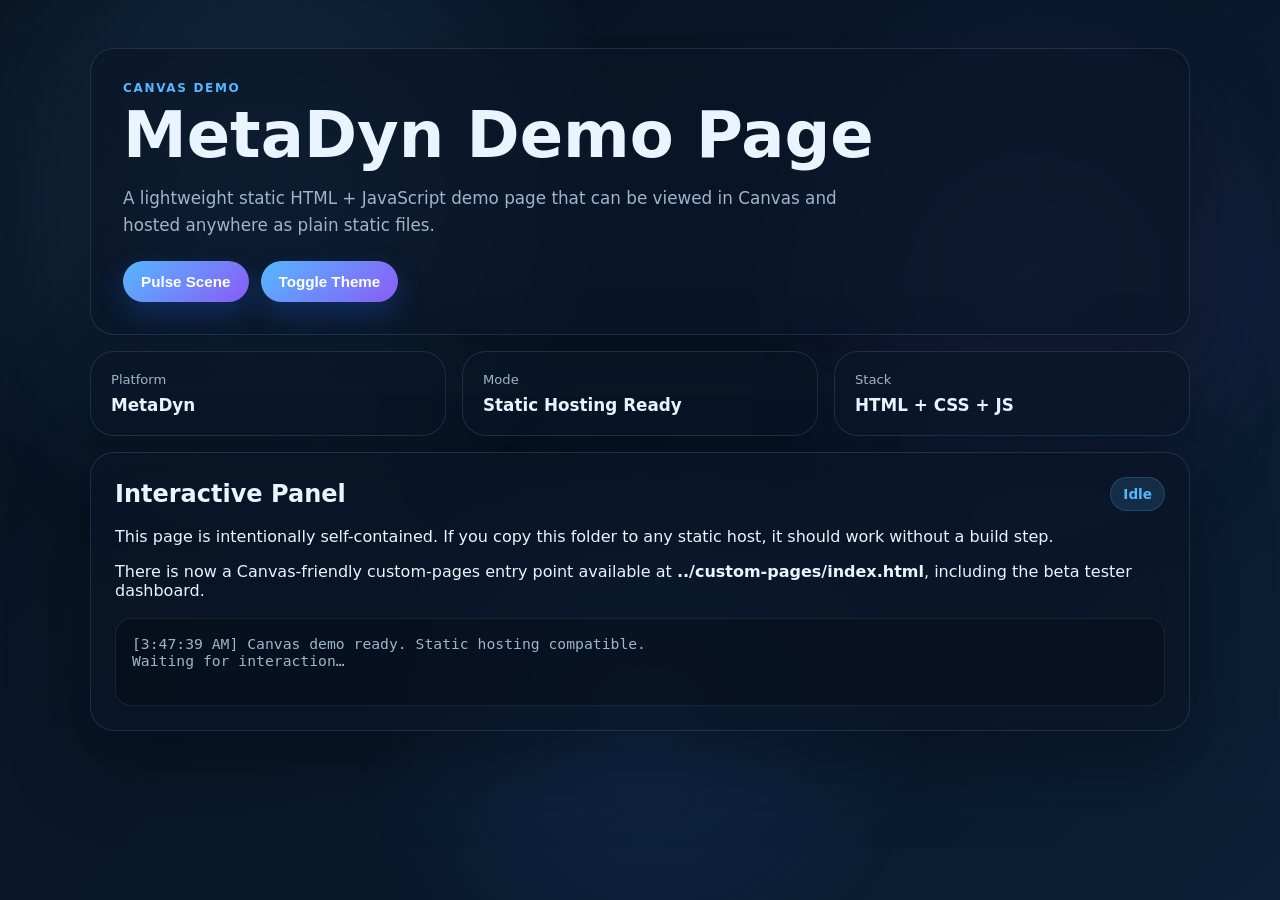
<file: canvas-demo/index.html>
<!doctype html>
<html lang="en">
  <head>
    <meta charset="UTF-8" />
    <meta name="viewport" content="width=device-width, initial-scale=1.0" />
    <title>MetaDyn Canvas Demo</title>
    <link rel="stylesheet" href="styles.css" />
  </head>
  <body>
    <div class="bg"></div>
    <main class="app">
      <section class="hero card">
        <p class="eyebrow">Canvas Demo</p>
        <h1>MetaDyn Demo Page</h1>
        <p class="lede">
          A lightweight static HTML + JavaScript demo page that can be viewed in
          Canvas and hosted anywhere as plain static files.
        </p>

        <div class="actions">
          <button id="pulseBtn">Pulse Scene</button>
          <button id="themeBtn">Toggle Theme</button>
        </div>
      </section>

      <section class="grid">
        <article class="card stat">
          <span class="label">Platform</span>
          <strong>MetaDyn</strong>
        </article>
        <article class="card stat">
          <span class="label">Mode</span>
          <strong>Static Hosting Ready</strong>
        </article>
        <article class="card stat">
          <span class="label">Stack</span>
          <strong>HTML + CSS + JS</strong>
        </article>
      </section>

      <section class="card panel">
        <div class="panel-head">
          <h2>Interactive Panel</h2>
          <span id="statusBadge" class="badge">Idle</span>
        </div>
        <p>
          This page is intentionally self-contained. If you copy this folder to
          any static host, it should work without a build step.
        </p>
        <p>
          There is now a Canvas-friendly custom-pages entry point available at
          <strong>../custom-pages/index.html</strong>, including the beta tester dashboard.
        </p>
        <div class="console">
          <div class="console-line">Waiting for interaction…</div>
        </div>
      </section>
    </main>

    <script src="app.js"></script>
  </body>
</html>
</file>
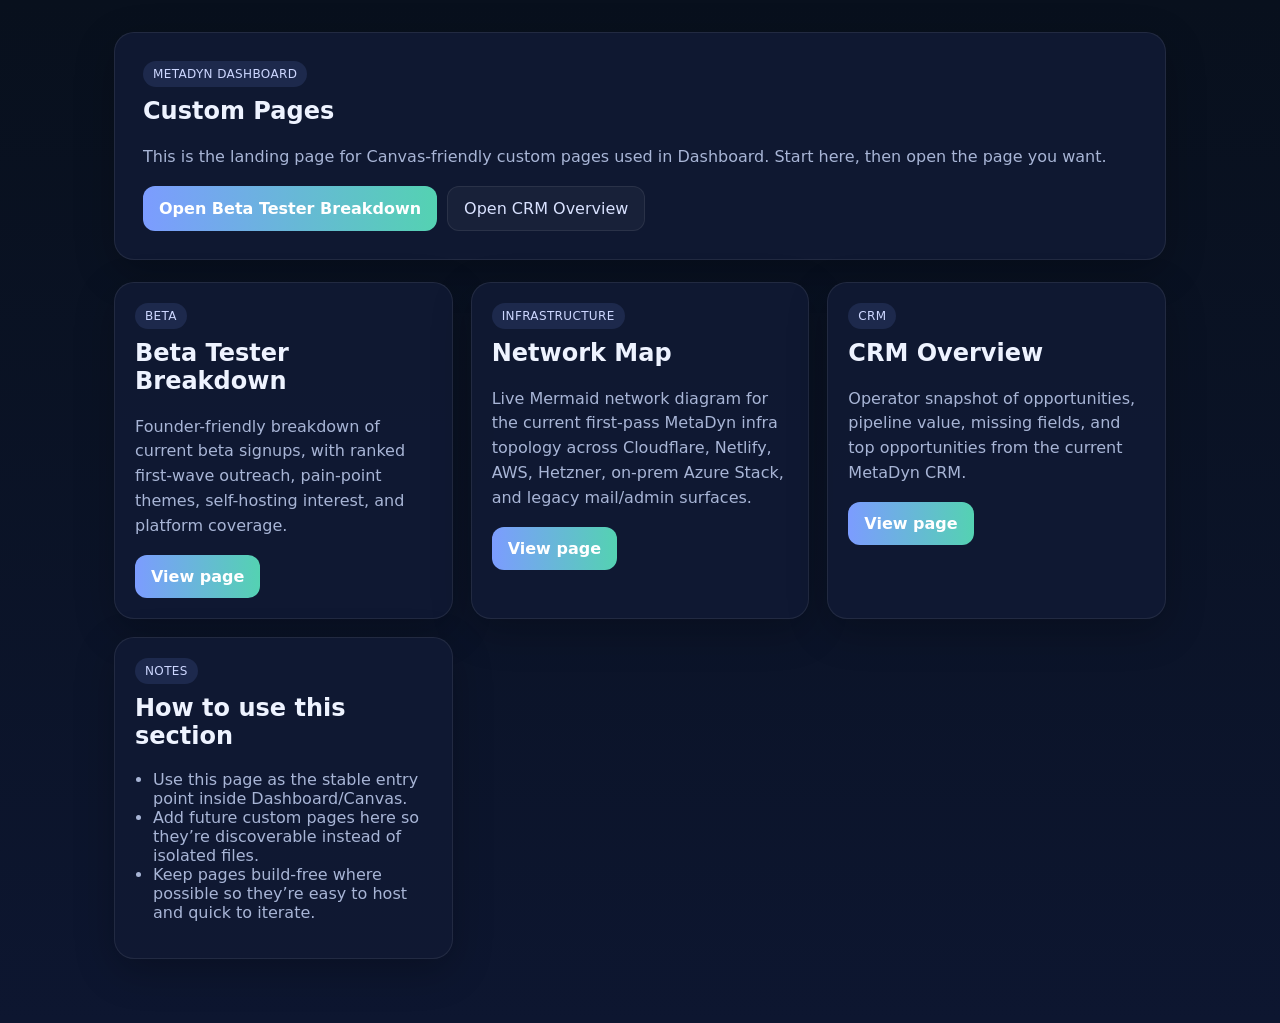
<file: custom-pages/index.html>
<!doctype html>
<html lang="en">
<head>
  <meta charset="UTF-8" />
  <meta name="viewport" content="width=device-width, initial-scale=1.0" />
  <title>MetaDyn Custom Pages</title>
  <style>
    :root {
      --bg: #09101f;
      --panel: #111a33;
      --panel-2: #162447;
      --text: #eef3ff;
      --muted: #a8b5d6;
      --accent: #7c9cff;
      --accent2: #54d2b2;
      --border: rgba(255,255,255,0.08);
    }
    * { box-sizing: border-box; }
    body {
      margin: 0;
      font-family: Inter, system-ui, -apple-system, BlinkMacSystemFont, "Segoe UI", sans-serif;
      background: linear-gradient(180deg, #08101d 0%, #0d1630 100%);
      color: var(--text);
    }
    .wrap { max-width: 1100px; margin: 0 auto; padding: 32px 24px 64px; }
    .hero, .card {
      background: rgba(17, 26, 51, 0.92);
      border: 1px solid var(--border);
      border-radius: 20px;
      box-shadow: 0 12px 40px rgba(0,0,0,0.24);
    }
    .hero { padding: 28px; margin-bottom: 22px; }
    h1, h2, p { margin-top: 0; }
    p { color: var(--muted); line-height: 1.55; }
    .grid {
      display: grid;
      grid-template-columns: repeat(auto-fit, minmax(280px, 1fr));
      gap: 18px;
    }
    .card { padding: 20px; }
    .eyebrow {
      display: inline-block;
      margin-bottom: 10px;
      padding: 6px 10px;
      border-radius: 999px;
      background: rgba(124,156,255,0.13);
      color: #cdd7ff;
      font-size: 12px;
      letter-spacing: .03em;
      text-transform: uppercase;
    }
    .actions { display:flex; flex-wrap:wrap; gap:10px; margin-top:16px; }
    a.button {
      display:inline-flex; align-items:center; justify-content:center;
      text-decoration:none; color:white; font-weight:600;
      padding:12px 16px; border-radius:12px;
      background: linear-gradient(90deg, var(--accent), var(--accent2));
    }
    a.subtle {
      display:inline-flex; align-items:center; text-decoration:none; color:#d9e2ff;
      padding:12px 16px; border-radius:12px; border:1px solid var(--border);
      background: rgba(255,255,255,0.04);
    }
    ul { color: var(--muted); padding-left: 18px; }
  </style>
</head>
<body>
  <div class="wrap">
    <section class="hero">
      <div class="eyebrow">MetaDyn Dashboard</div>
      <h1>Custom Pages</h1>
      <p>This is the landing page for Canvas-friendly custom pages used in Dashboard. Start here, then open the page you want.</p>
      <div class="actions">
        <a class="button" href="./beta-testers-dashboard.html">Open Beta Tester Breakdown</a>
        <a class="subtle" href="./crm-overview.html">Open CRM Overview</a>
      </div>
    </section>

    <section class="grid">
      <article class="card">
        <div class="eyebrow">Beta</div>
        <h2>Beta Tester Breakdown</h2>
        <p>Founder-friendly breakdown of current beta signups, with ranked first-wave outreach, pain-point themes, self-hosting interest, and platform coverage.</p>
        <div class="actions">
          <a class="button" href="./beta-testers-dashboard.html">View page</a>
        </div>
      </article>

      <article class="card">
        <div class="eyebrow">Infrastructure</div>
        <h2>Network Map</h2>
        <p>Live Mermaid network diagram for the current first-pass MetaDyn infra topology across Cloudflare, Netlify, AWS, Hetzner, on-prem Azure Stack, and legacy mail/admin surfaces.</p>
        <div class="actions">
          <a class="button" href="./network-map.html">View page</a>
        </div>
      </article>

      <article class="card">
        <div class="eyebrow">CRM</div>
        <h2>CRM Overview</h2>
        <p>Operator snapshot of opportunities, pipeline value, missing fields, and top opportunities from the current MetaDyn CRM.</p>
        <div class="actions">
          <a class="button" href="./crm-overview.html">View page</a>
        </div>
      </article>

      <article class="card">
        <div class="eyebrow">Notes</div>
        <h2>How to use this section</h2>
        <ul>
          <li>Use this page as the stable entry point inside Dashboard/Canvas.</li>
          <li>Add future custom pages here so they’re discoverable instead of isolated files.</li>
          <li>Keep pages build-free where possible so they’re easy to host and quick to iterate.</li>
        </ul>
      </article>
    </section>
  </div>
</body>
</html>
</file>
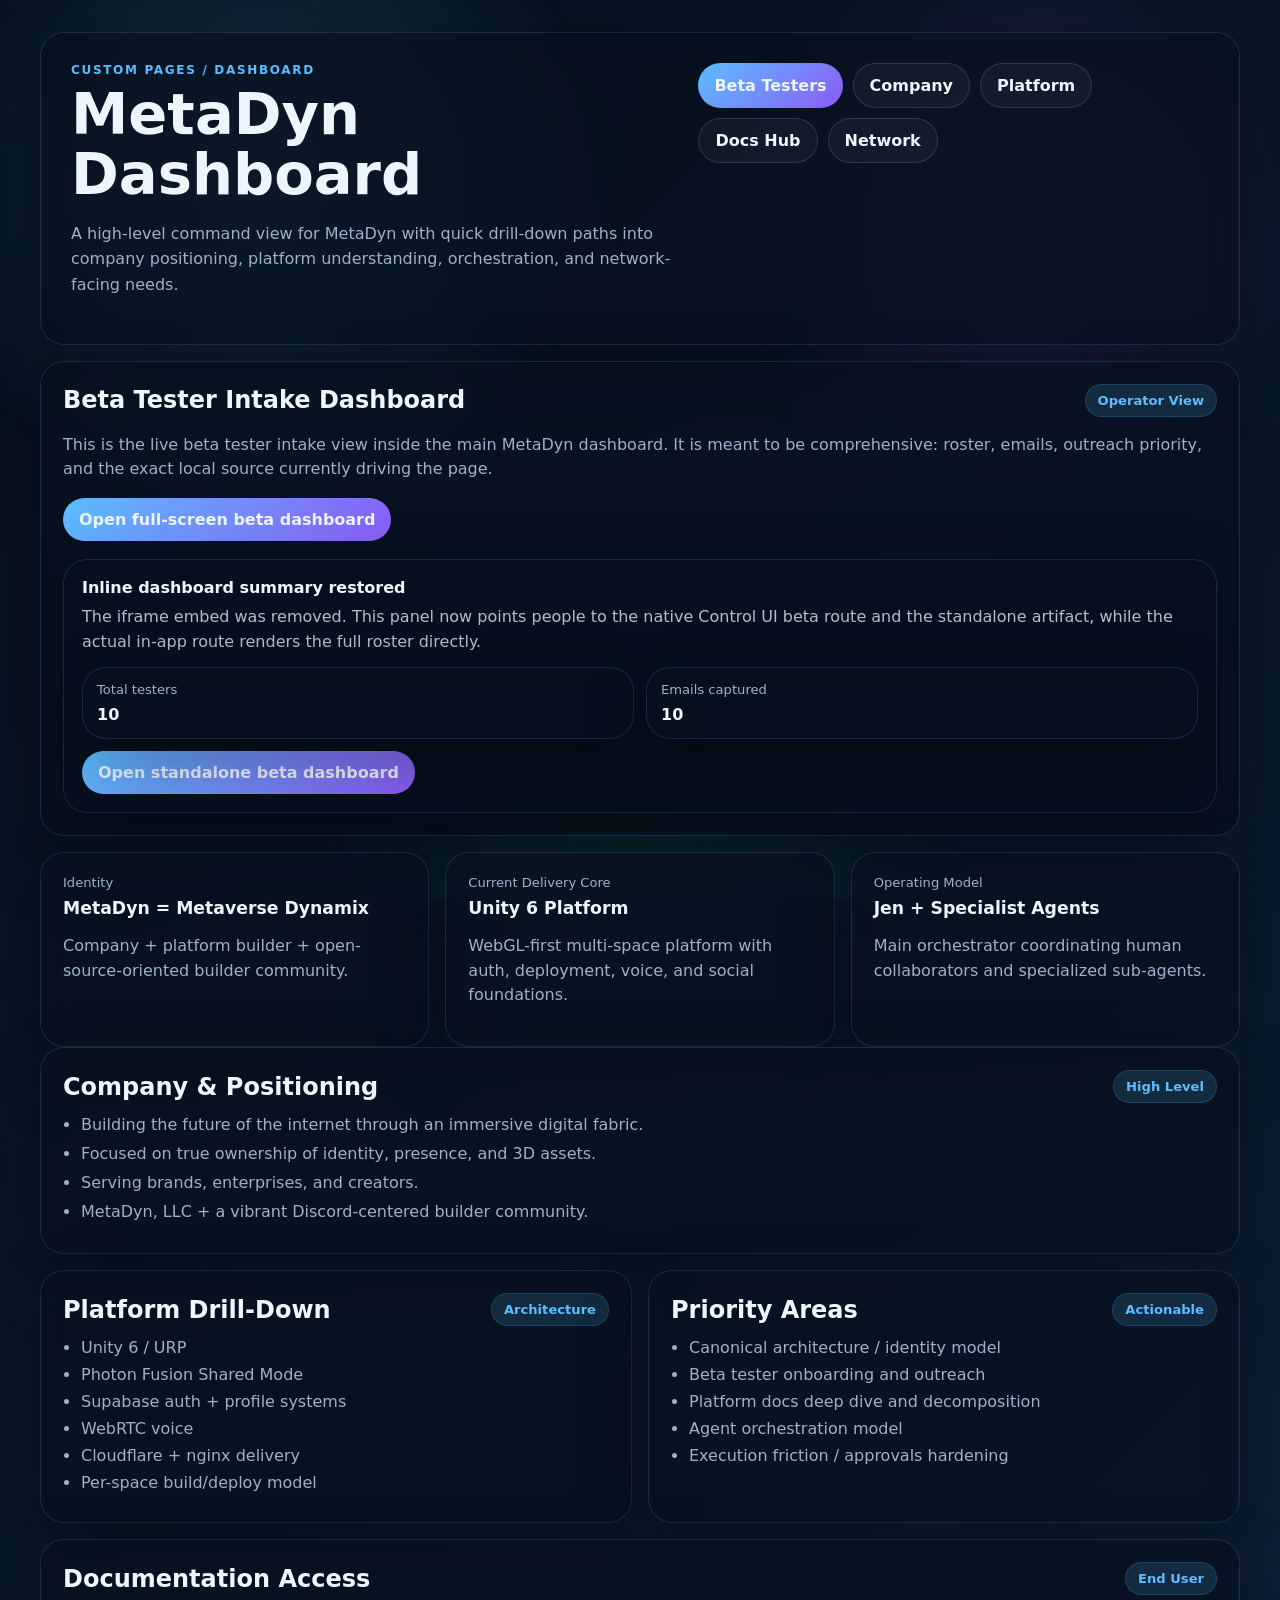
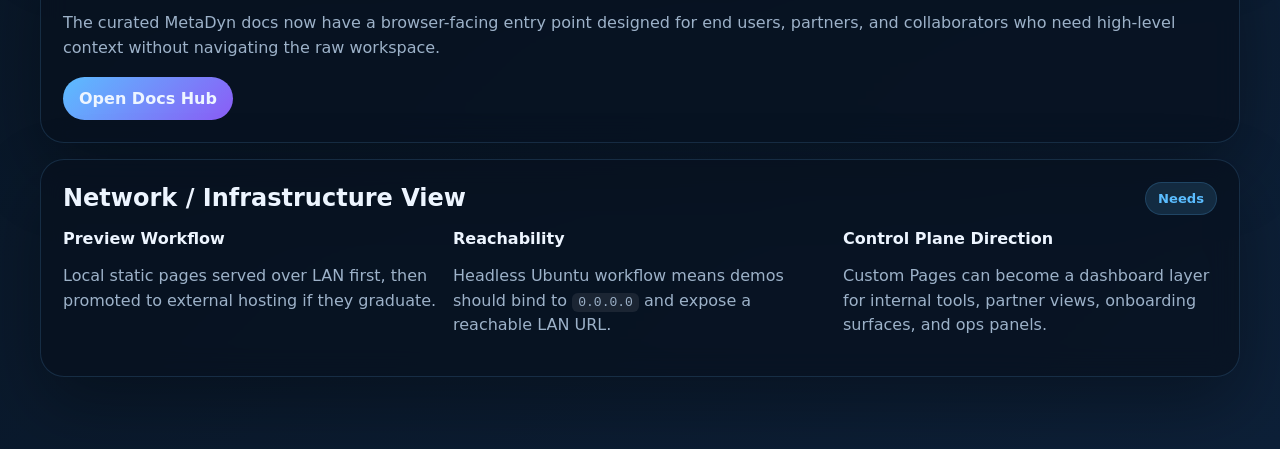
<file: custom-pages/metadyn-dashboard/index.html>
<!doctype html>
<html lang="en">
  <head>
    <meta charset="UTF-8" />
    <meta name="viewport" content="width=device-width, initial-scale=1.0" />
    <title>MetaDyn Dashboard</title>
    <link rel="stylesheet" href="styles.css" />
  </head>
  <body>
    <div class="bg"></div>
    <main class="shell">
      <header class="hero card">
        <div>
          <p class="eyebrow">Custom Pages / Dashboard</p>
          <h1>MetaDyn Dashboard</h1>
          <p class="lede">
            A high-level command view for MetaDyn with quick drill-down paths into
            company positioning, platform understanding, orchestration, and network-facing needs.
          </p>
        </div>
        <div class="hero-actions">
          <a class="button primary" href="#beta-testers">Beta Testers</a>
          <a class="button" href="#company">Company</a>
          <a class="button" href="#platform">Platform</a>
          <a class="button" href="../metadyn-docs/">Docs Hub</a>
          <a class="button" href="#network">Network</a>
        </div>
      </header>

      <section id="beta-testers" class="card panel section-gap beta-panel">
        <div class="panel-head">
          <h2>Beta Tester Intake Dashboard</h2>
          <span class="badge">Operator View</span>
        </div>
        <p>
          This is the live beta tester intake view inside the main MetaDyn dashboard. It is meant to be
          comprehensive: roster, emails, outreach priority, and the exact local source currently driving the page.
        </p>
        <div class="beta-actions">
          <a class="button primary" href="../beta-testers-dashboard.html">Open full-screen beta dashboard</a>
        </div>
        <div class="card" style="padding:18px;display:grid;gap:12px; margin-top: 16px;">
          <div>
            <strong>Inline dashboard summary restored</strong>
            <p style="margin:8px 0 0; color: rgba(226,232,240,0.8);">
              The iframe embed was removed. This panel now points people to the native Control UI beta route and the standalone artifact, while the actual in-app route renders the full roster directly.
            </p>
          </div>
          <div style="display:grid;grid-template-columns:repeat(auto-fit,minmax(220px,1fr));gap:12px;">
            <div class="card" style="padding:14px;"><div class="label">Total testers</div><strong>10</strong></div>
            <div class="card" style="padding:14px;"><div class="label">Emails captured</div><strong>10</strong></div>
          </div>
          <div class="hero-actions">
            <a class="button primary" href="../beta-testers-dashboard.html">Open standalone beta dashboard</a>
          </div>
        </div>
      </section>

      <section class="grid three-up">
        <article class="card stat">
          <span class="label">Identity</span>
          <strong>MetaDyn = Metaverse Dynamix</strong>
          <p>Company + platform builder + open-source-oriented builder community.</p>
        </article>
        <article class="card stat">
          <span class="label">Current Delivery Core</span>
          <strong>Unity 6 Platform</strong>
          <p>WebGL-first multi-space platform with auth, deployment, voice, and social foundations.</p>
        </article>
        <article class="card stat">
          <span class="label">Operating Model</span>
          <strong>Jen + Specialist Agents</strong>
          <p>Main orchestrator coordinating human collaborators and specialized sub-agents.</p>
        </article>
      </section>

      <section id="company" class="card panel">
        <div class="panel-head">
          <h2>Company & Positioning</h2>
          <span class="badge">High Level</span>
        </div>
        <ul class="bullet-list">
          <li>Building the future of the internet through an immersive digital fabric.</li>
          <li>Focused on true ownership of identity, presence, and 3D assets.</li>
          <li>Serving brands, enterprises, and creators.</li>
          <li>MetaDyn, LLC + a vibrant Discord-centered builder community.</li>
        </ul>
      </section>

      <section id="platform" class="grid two-up section-gap">
        <article class="card panel">
          <div class="panel-head">
            <h2>Platform Drill-Down</h2>
            <span class="badge">Architecture</span>
          </div>
          <ul class="bullet-list compact">
            <li>Unity 6 / URP</li>
            <li>Photon Fusion Shared Mode</li>
            <li>Supabase auth + profile systems</li>
            <li>WebRTC voice</li>
            <li>Cloudflare + nginx delivery</li>
            <li>Per-space build/deploy model</li>
          </ul>
        </article>
        <article class="card panel">
          <div class="panel-head">
            <h2>Priority Areas</h2>
            <span class="badge">Actionable</span>
          </div>
          <ul class="bullet-list compact">
            <li>Canonical architecture / identity model</li>
            <li>Beta tester onboarding and outreach</li>
            <li>Platform docs deep dive and decomposition</li>
            <li>Agent orchestration model</li>
            <li>Execution friction / approvals hardening</li>
          </ul>
        </article>
      </section>

      <section class="card panel section-gap">
        <div class="panel-head">
          <h2>Documentation Access</h2>
          <span class="badge">End User</span>
        </div>
        <p>
          The curated MetaDyn docs now have a browser-facing entry point designed for end users,
          partners, and collaborators who need high-level context without navigating the raw workspace.
        </p>
        <div class="hero-actions">
          <a class="button primary" href="../metadyn-docs/">Open Docs Hub</a>
        </div>
      </section>

      <section id="network" class="card panel section-gap">
        <div class="panel-head">
          <h2>Network / Infrastructure View</h2>
          <span class="badge">Needs</span>
        </div>
        <div class="network-grid">
          <div>
            <h3>Preview Workflow</h3>
            <p>Local static pages served over LAN first, then promoted to external hosting if they graduate.</p>
          </div>
          <div>
            <h3>Reachability</h3>
            <p>Headless Ubuntu workflow means demos should bind to <code>0.0.0.0</code> and expose a reachable LAN URL.</p>
          </div>
          <div>
            <h3>Control Plane Direction</h3>
            <p>Custom Pages can become a dashboard layer for internal tools, partner views, onboarding surfaces, and ops panels.</p>
          </div>
        </div>
      </section>
    </main>
  </body>
</html>
</file>
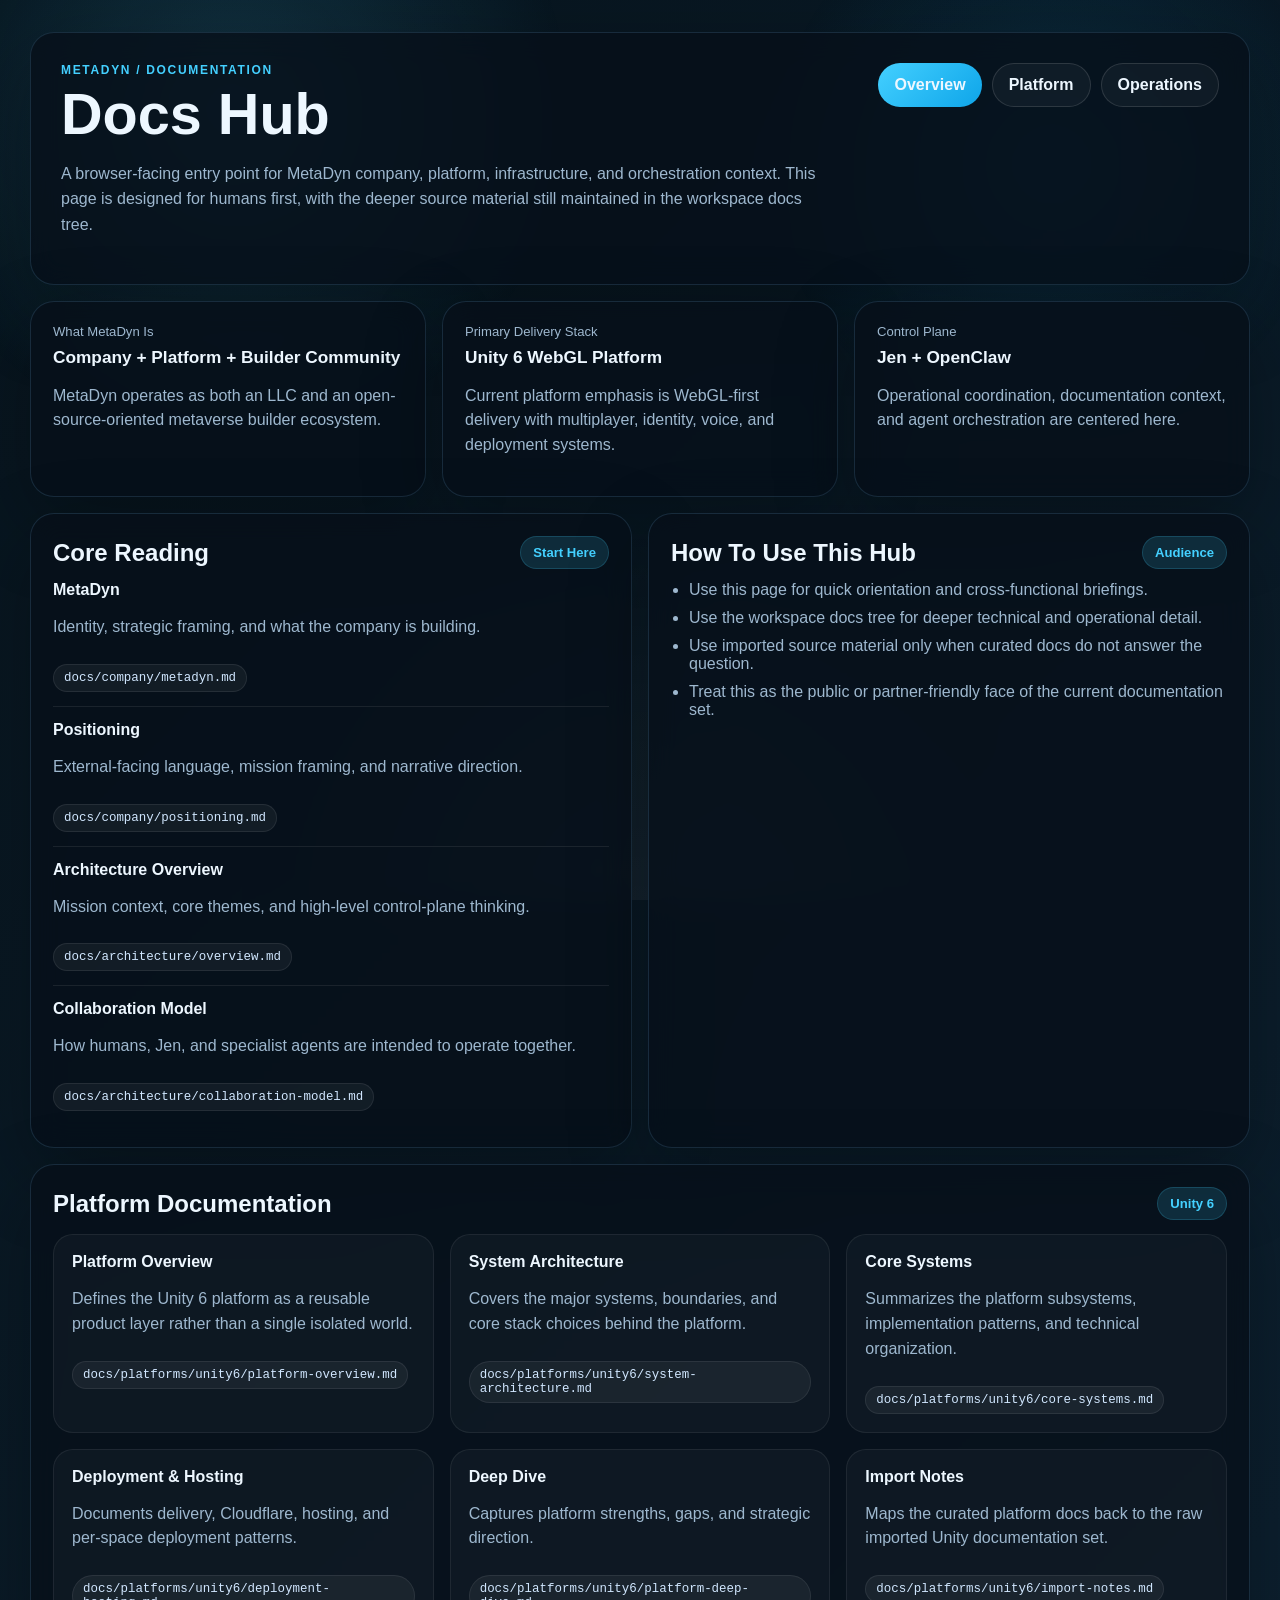
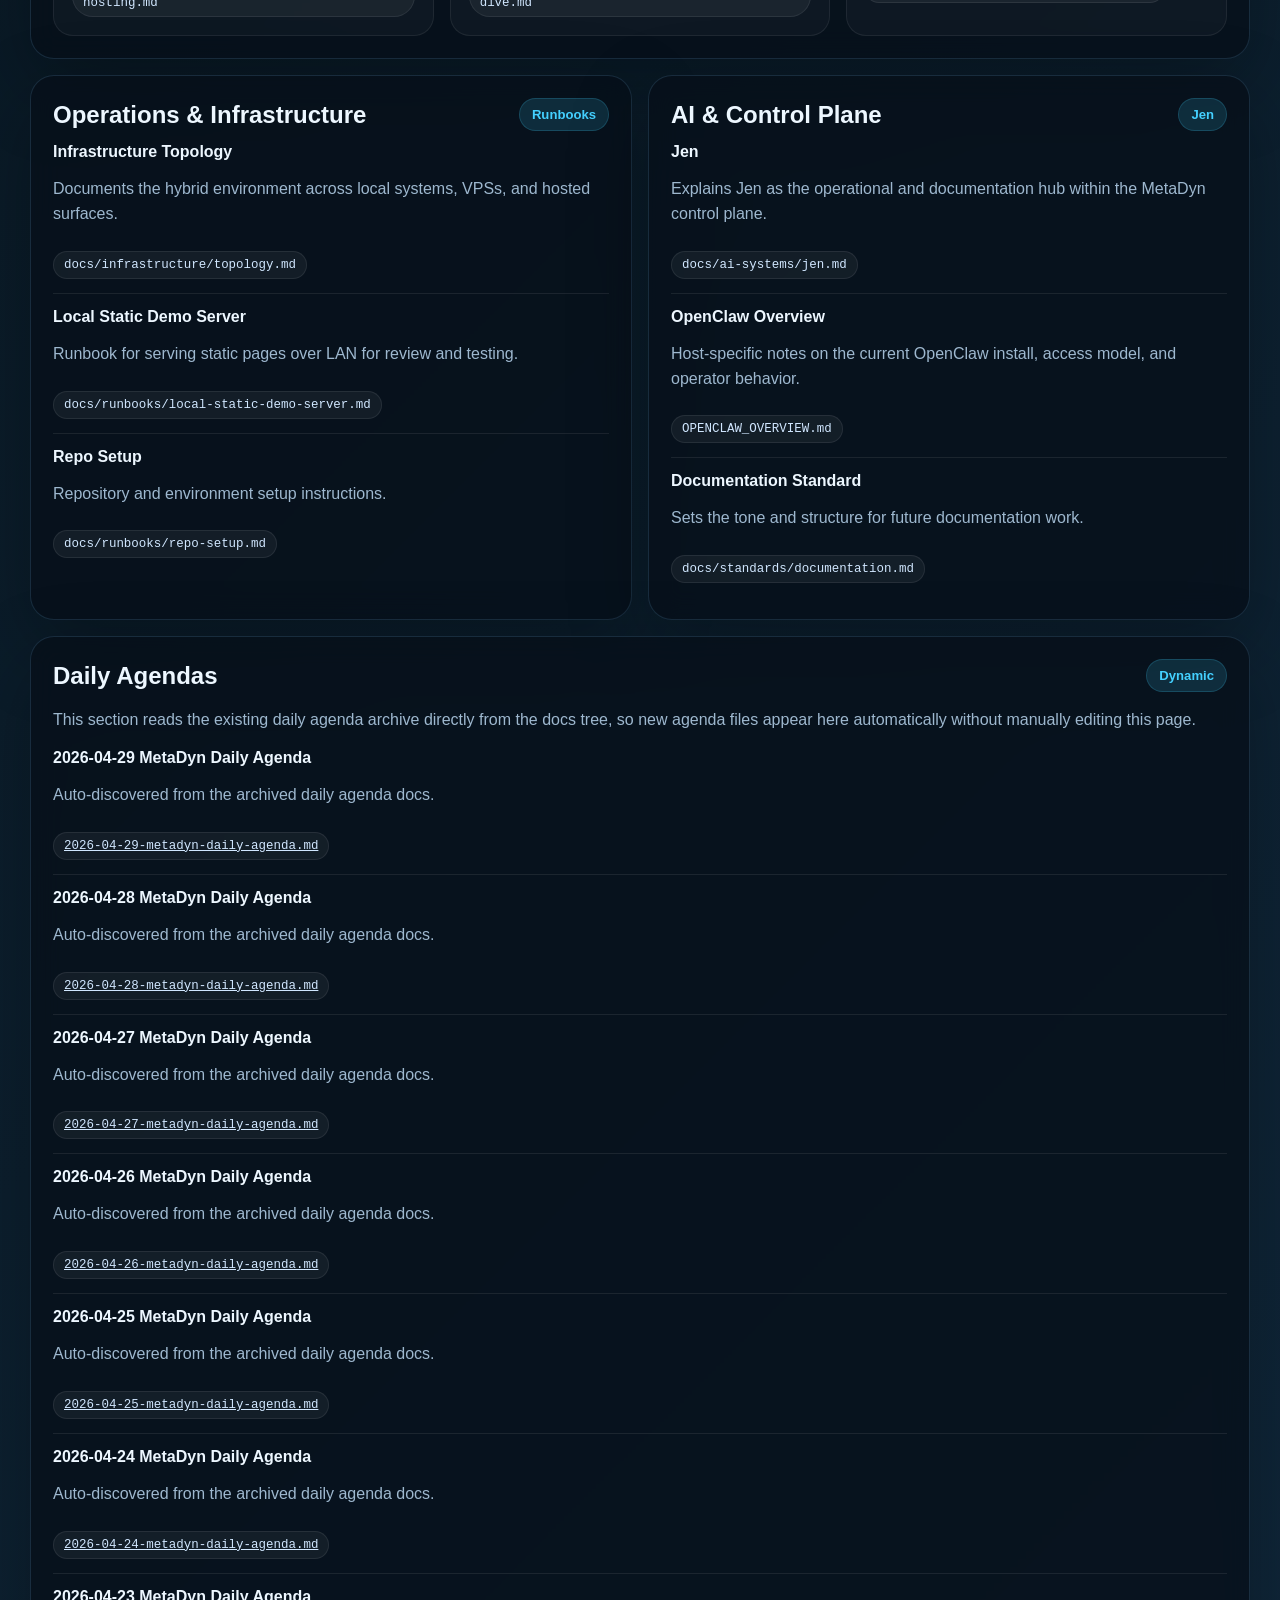
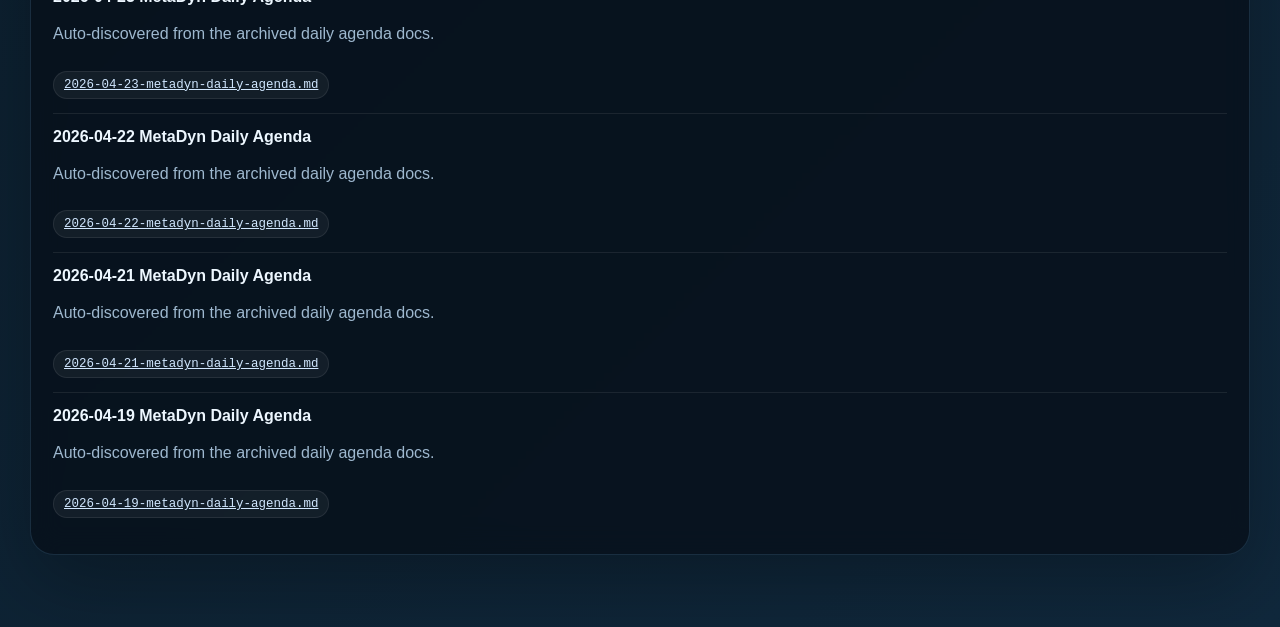
<file: custom-pages/metadyn-docs/index.html>
<!doctype html>
<html lang="en">
  <head>
    <meta charset="UTF-8" />
    <meta name="viewport" content="width=device-width, initial-scale=1.0" />
    <title>MetaDyn Docs Hub</title>
    <link rel="stylesheet" href="styles.css" />
  </head>
  <body>
    <div class="bg"></div>
    <main class="shell">
      <header class="hero card">
        <div>
          <p class="eyebrow">MetaDyn / Documentation</p>
          <h1>Docs Hub</h1>
          <p class="lede">
            A browser-facing entry point for MetaDyn company, platform, infrastructure,
            and orchestration context. This page is designed for humans first, with the
            deeper source material still maintained in the workspace docs tree.
          </p>
        </div>
        <div class="hero-actions">
          <a class="button primary" href="#overview">Overview</a>
          <a class="button" href="#platform">Platform</a>
          <a class="button" href="#operations">Operations</a>
        </div>
      </header>

      <section class="grid three-up">
        <article class="card stat">
          <span class="label">What MetaDyn Is</span>
          <strong>Company + Platform + Builder Community</strong>
          <p>MetaDyn operates as both an LLC and an open-source-oriented metaverse builder ecosystem.</p>
        </article>
        <article class="card stat">
          <span class="label">Primary Delivery Stack</span>
          <strong>Unity 6 WebGL Platform</strong>
          <p>Current platform emphasis is WebGL-first delivery with multiplayer, identity, voice, and deployment systems.</p>
        </article>
        <article class="card stat">
          <span class="label">Control Plane</span>
          <strong>Jen + OpenClaw</strong>
          <p>Operational coordination, documentation context, and agent orchestration are centered here.</p>
        </article>
      </section>

      <section id="overview" class="grid two-up section-gap">
        <article class="card panel">
          <div class="panel-head">
            <h2>Core Reading</h2>
            <span class="badge">Start Here</span>
          </div>
          <ul class="doc-list">
            <li>
              <strong>MetaDyn</strong>
              <p>Identity, strategic framing, and what the company is building.</p>
              <span class="path">docs/company/metadyn.md</span>
            </li>
            <li>
              <strong>Positioning</strong>
              <p>External-facing language, mission framing, and narrative direction.</p>
              <span class="path">docs/company/positioning.md</span>
            </li>
            <li>
              <strong>Architecture Overview</strong>
              <p>Mission context, core themes, and high-level control-plane thinking.</p>
              <span class="path">docs/architecture/overview.md</span>
            </li>
            <li>
              <strong>Collaboration Model</strong>
              <p>How humans, Jen, and specialist agents are intended to operate together.</p>
              <span class="path">docs/architecture/collaboration-model.md</span>
            </li>
          </ul>
        </article>
        <article class="card panel">
          <div class="panel-head">
            <h2>How To Use This Hub</h2>
            <span class="badge">Audience</span>
          </div>
          <ul class="bullet-list">
            <li>Use this page for quick orientation and cross-functional briefings.</li>
            <li>Use the workspace docs tree for deeper technical and operational detail.</li>
            <li>Use imported source material only when curated docs do not answer the question.</li>
            <li>Treat this as the public or partner-friendly face of the current documentation set.</li>
          </ul>
        </article>
      </section>

      <section id="platform" class="card panel section-gap">
        <div class="panel-head">
          <h2>Platform Documentation</h2>
          <span class="badge">Unity 6</span>
        </div>
        <div class="docs-grid">
          <article class="doc-card">
            <h3>Platform Overview</h3>
            <p>Defines the Unity 6 platform as a reusable product layer rather than a single isolated world.</p>
            <span class="path">docs/platforms/unity6/platform-overview.md</span>
          </article>
          <article class="doc-card">
            <h3>System Architecture</h3>
            <p>Covers the major systems, boundaries, and core stack choices behind the platform.</p>
            <span class="path">docs/platforms/unity6/system-architecture.md</span>
          </article>
          <article class="doc-card">
            <h3>Core Systems</h3>
            <p>Summarizes the platform subsystems, implementation patterns, and technical organization.</p>
            <span class="path">docs/platforms/unity6/core-systems.md</span>
          </article>
          <article class="doc-card">
            <h3>Deployment & Hosting</h3>
            <p>Documents delivery, Cloudflare, hosting, and per-space deployment patterns.</p>
            <span class="path">docs/platforms/unity6/deployment-hosting.md</span>
          </article>
          <article class="doc-card">
            <h3>Deep Dive</h3>
            <p>Captures platform strengths, gaps, and strategic direction.</p>
            <span class="path">docs/platforms/unity6/platform-deep-dive.md</span>
          </article>
          <article class="doc-card">
            <h3>Import Notes</h3>
            <p>Maps the curated platform docs back to the raw imported Unity documentation set.</p>
            <span class="path">docs/platforms/unity6/import-notes.md</span>
          </article>
        </div>
      </section>

      <section id="operations" class="grid two-up section-gap">
        <article class="card panel">
          <div class="panel-head">
            <h2>Operations & Infrastructure</h2>
            <span class="badge">Runbooks</span>
          </div>
          <ul class="doc-list">
            <li>
              <strong>Infrastructure Topology</strong>
              <p>Documents the hybrid environment across local systems, VPSs, and hosted surfaces.</p>
              <span class="path">docs/infrastructure/topology.md</span>
            </li>
            <li>
              <strong>Local Static Demo Server</strong>
              <p>Runbook for serving static pages over LAN for review and testing.</p>
              <span class="path">docs/runbooks/local-static-demo-server.md</span>
            </li>
            <li>
              <strong>Repo Setup</strong>
              <p>Repository and environment setup instructions.</p>
              <span class="path">docs/runbooks/repo-setup.md</span>
            </li>
          </ul>
        </article>
        <article class="card panel">
          <div class="panel-head">
            <h2>AI & Control Plane</h2>
            <span class="badge">Jen</span>
          </div>
          <ul class="doc-list">
            <li>
              <strong>Jen</strong>
              <p>Explains Jen as the operational and documentation hub within the MetaDyn control plane.</p>
              <span class="path">docs/ai-systems/jen.md</span>
            </li>
            <li>
              <strong>OpenClaw Overview</strong>
              <p>Host-specific notes on the current OpenClaw install, access model, and operator behavior.</p>
              <span class="path">OPENCLAW_OVERVIEW.md</span>
            </li>
            <li>
              <strong>Documentation Standard</strong>
              <p>Sets the tone and structure for future documentation work.</p>
              <span class="path">docs/standards/documentation.md</span>
            </li>
          </ul>
        </article>
      </section>

      <section id="daily-agendas" class="card panel section-gap">
        <div class="panel-head">
          <h2>Daily Agendas</h2>
          <span class="badge">Dynamic</span>
        </div>
        <p>
          This section reads the existing daily agenda archive directly from the docs tree,
          so new agenda files appear here automatically without manually editing this page.
        </p>
        <ul id="dailyAgendaList" class="doc-list">
          <li>
            <strong>Loading latest agenda entries…</strong>
            <p>Scanning <code>docs/operations/daily-agendas/</code>.</p>
          </li>
        </ul>
      </section>
    </main>

    <script>
      async function fetchDirectoryEntries(url) {
        const response = await fetch(url);
        if (!response.ok) throw new Error(`Failed to fetch ${url}: ${response.status}`);
        const html = await response.text();
        const doc = new DOMParser().parseFromString(html, 'text/html');
        return Array.from(doc.querySelectorAll('a'))
          .map((a) => a.getAttribute('href'))
          .filter(Boolean)
          .filter((href) => href !== '../' && href !== './');
      }

      function escapeHtml(value) {
        return value
          .replaceAll('&', '&amp;')
          .replaceAll('<', '&lt;')
          .replaceAll('>', '&gt;')
          .replaceAll('"', '&quot;')
          .replaceAll("'", '&#39;');
      }

      async function loadDailyAgendas() {
        const list = document.getElementById('dailyAgendaList');
        const root = '../../docs/operations/daily-agendas/';

        try {
          const monthEntries = await fetchDirectoryEntries(root);
          const monthDirs = monthEntries
            .filter((href) => href.endsWith('/'))
            .filter((href) => /[A-Za-z]+-\d{4}\/$/.test(href));

          const agendaFiles = [];
          for (const monthDir of monthDirs) {
            const monthUrl = `${root}${monthDir}`;
            const entries = await fetchDirectoryEntries(monthUrl);
            for (const href of entries) {
              if (/^\d{4}-\d{2}-\d{2}-metadyn-daily-agenda\.md$/.test(href)) {
                agendaFiles.push({
                  href: `${monthUrl}${href}`,
                  name: href,
                  date: href.slice(0, 10),
                });
              }
            }
          }

          agendaFiles.sort((a, b) => b.date.localeCompare(a.date));
          const latest = agendaFiles.slice(0, 10);

          if (!latest.length) {
            list.innerHTML = `
              <li>
                <strong>No daily agendas found</strong>
                <p>The archive directory is reachable, but no agenda files matched the expected naming pattern yet.</p>
                <span class="path">docs/operations/daily-agendas/</span>
              </li>
            `;
            return;
          }

          list.innerHTML = latest.map((item) => `
            <li>
              <strong>${escapeHtml(item.date)} MetaDyn Daily Agenda</strong>
              <p>Auto-discovered from the archived daily agenda docs.</p>
              <a class="path" href="${escapeHtml(item.href)}">${escapeHtml(item.name)}</a>
            </li>
          `).join('');
        } catch (error) {
          list.innerHTML = `
            <li>
              <strong>Daily agendas could not be loaded dynamically</strong>
              <p>${escapeHtml(error.message)}</p>
              <span class="path">If directory listing is disabled on the host, this page will need a small JSON manifest instead.</span>
            </li>
          `;
          console.error(error);
        }
      }

      loadDailyAgendas();
    </script>
  </body>
</html>
</file>
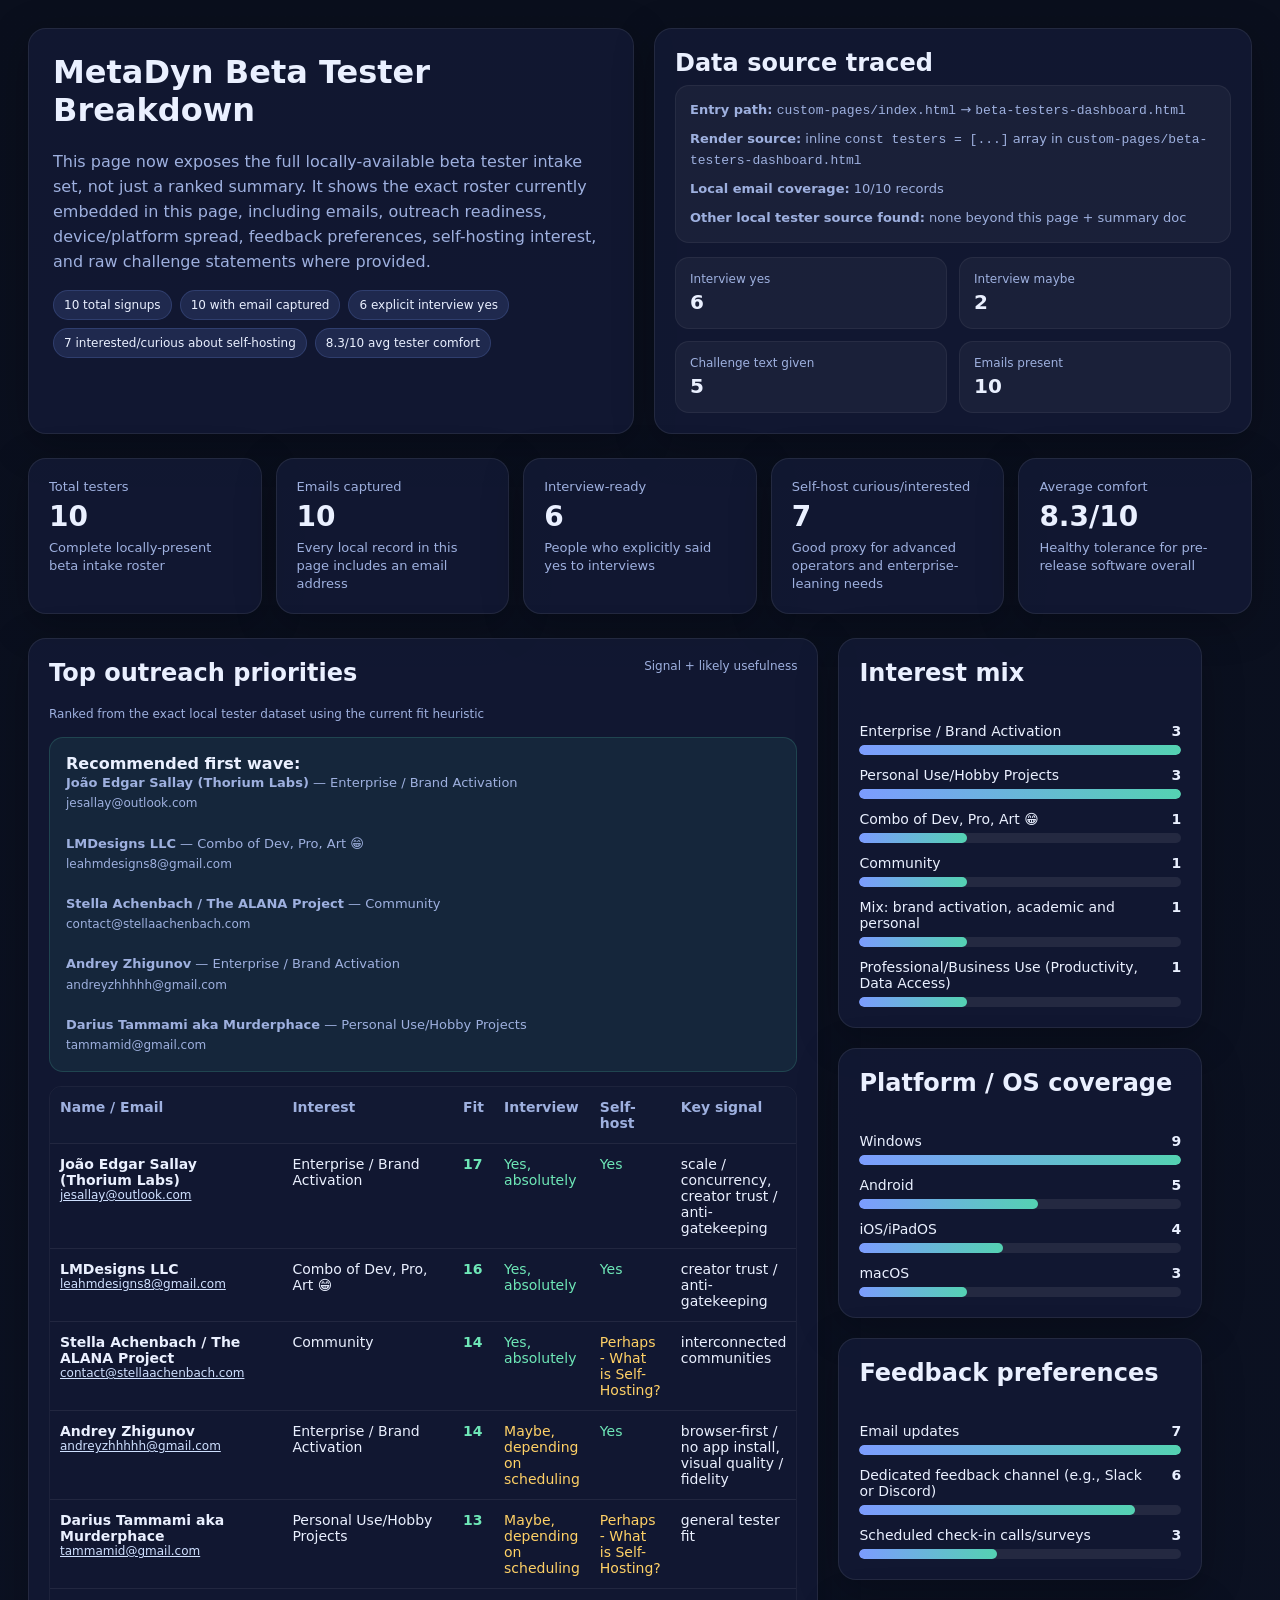
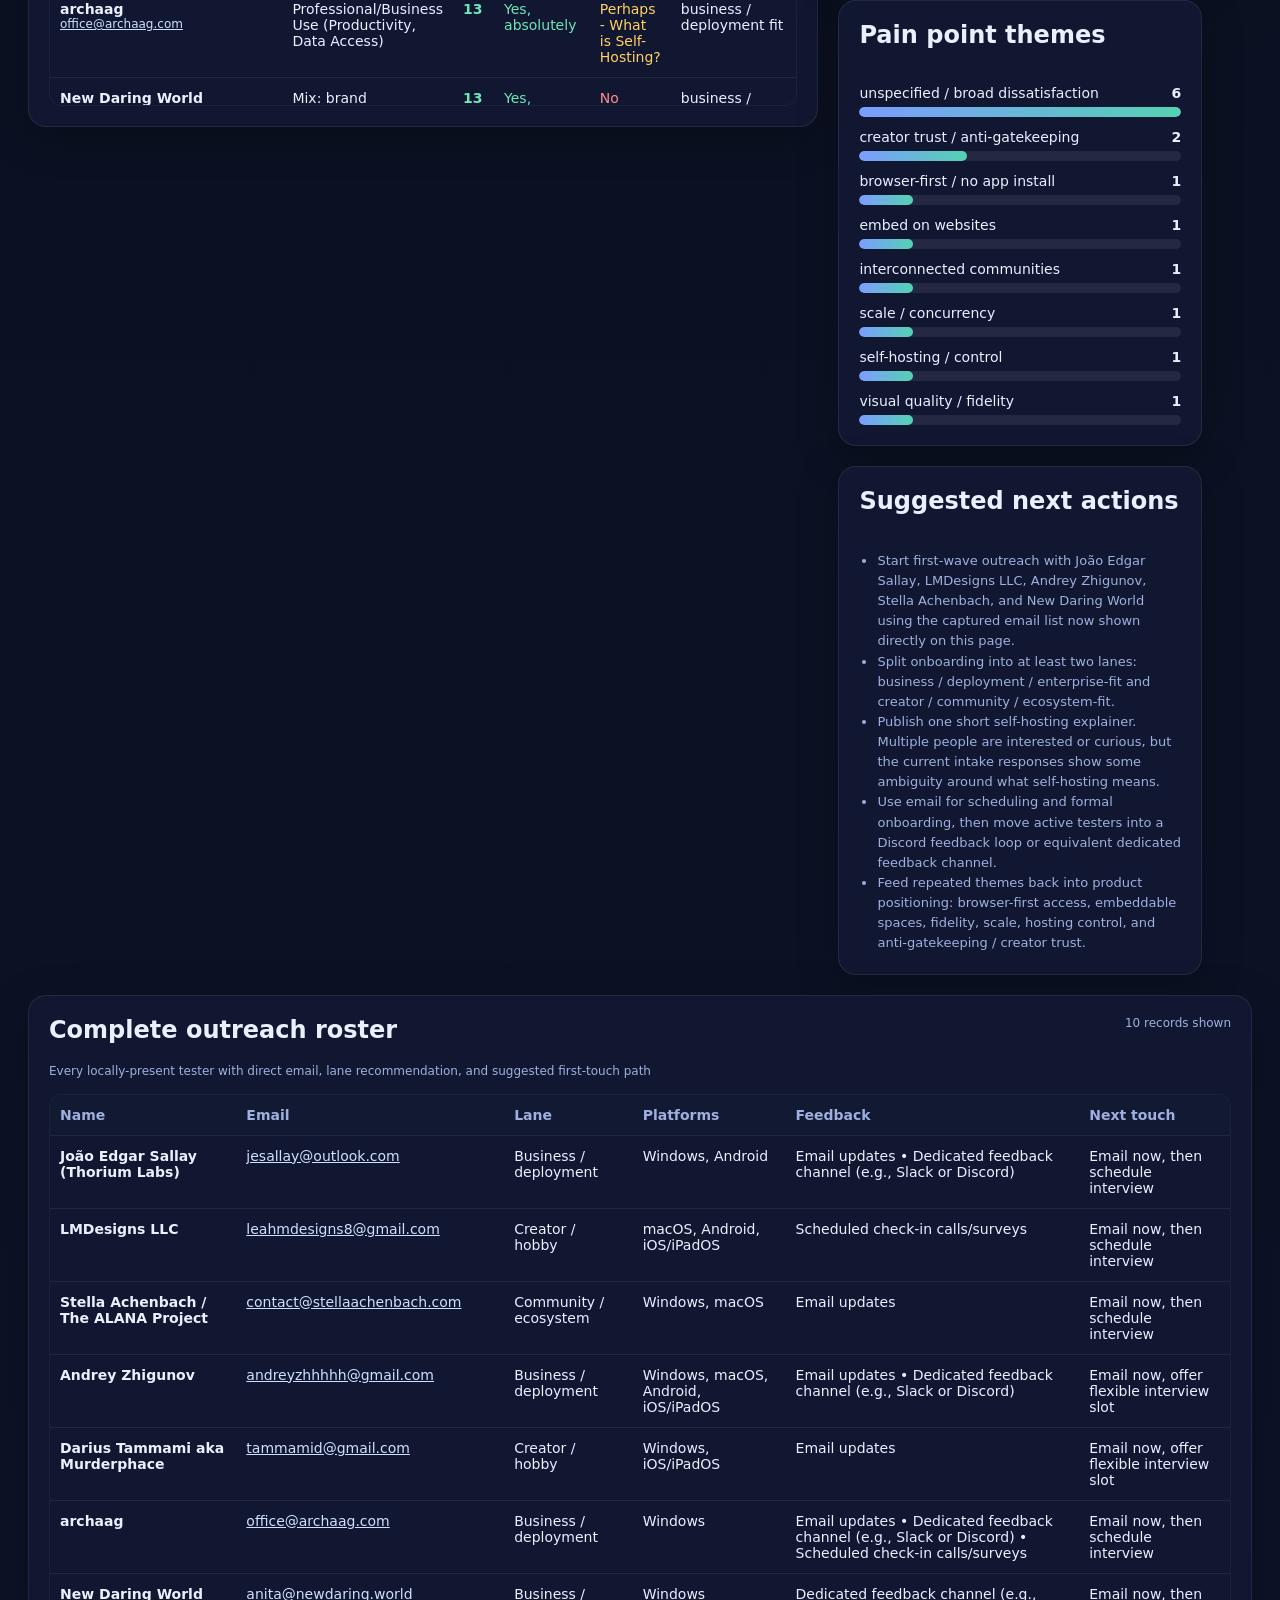
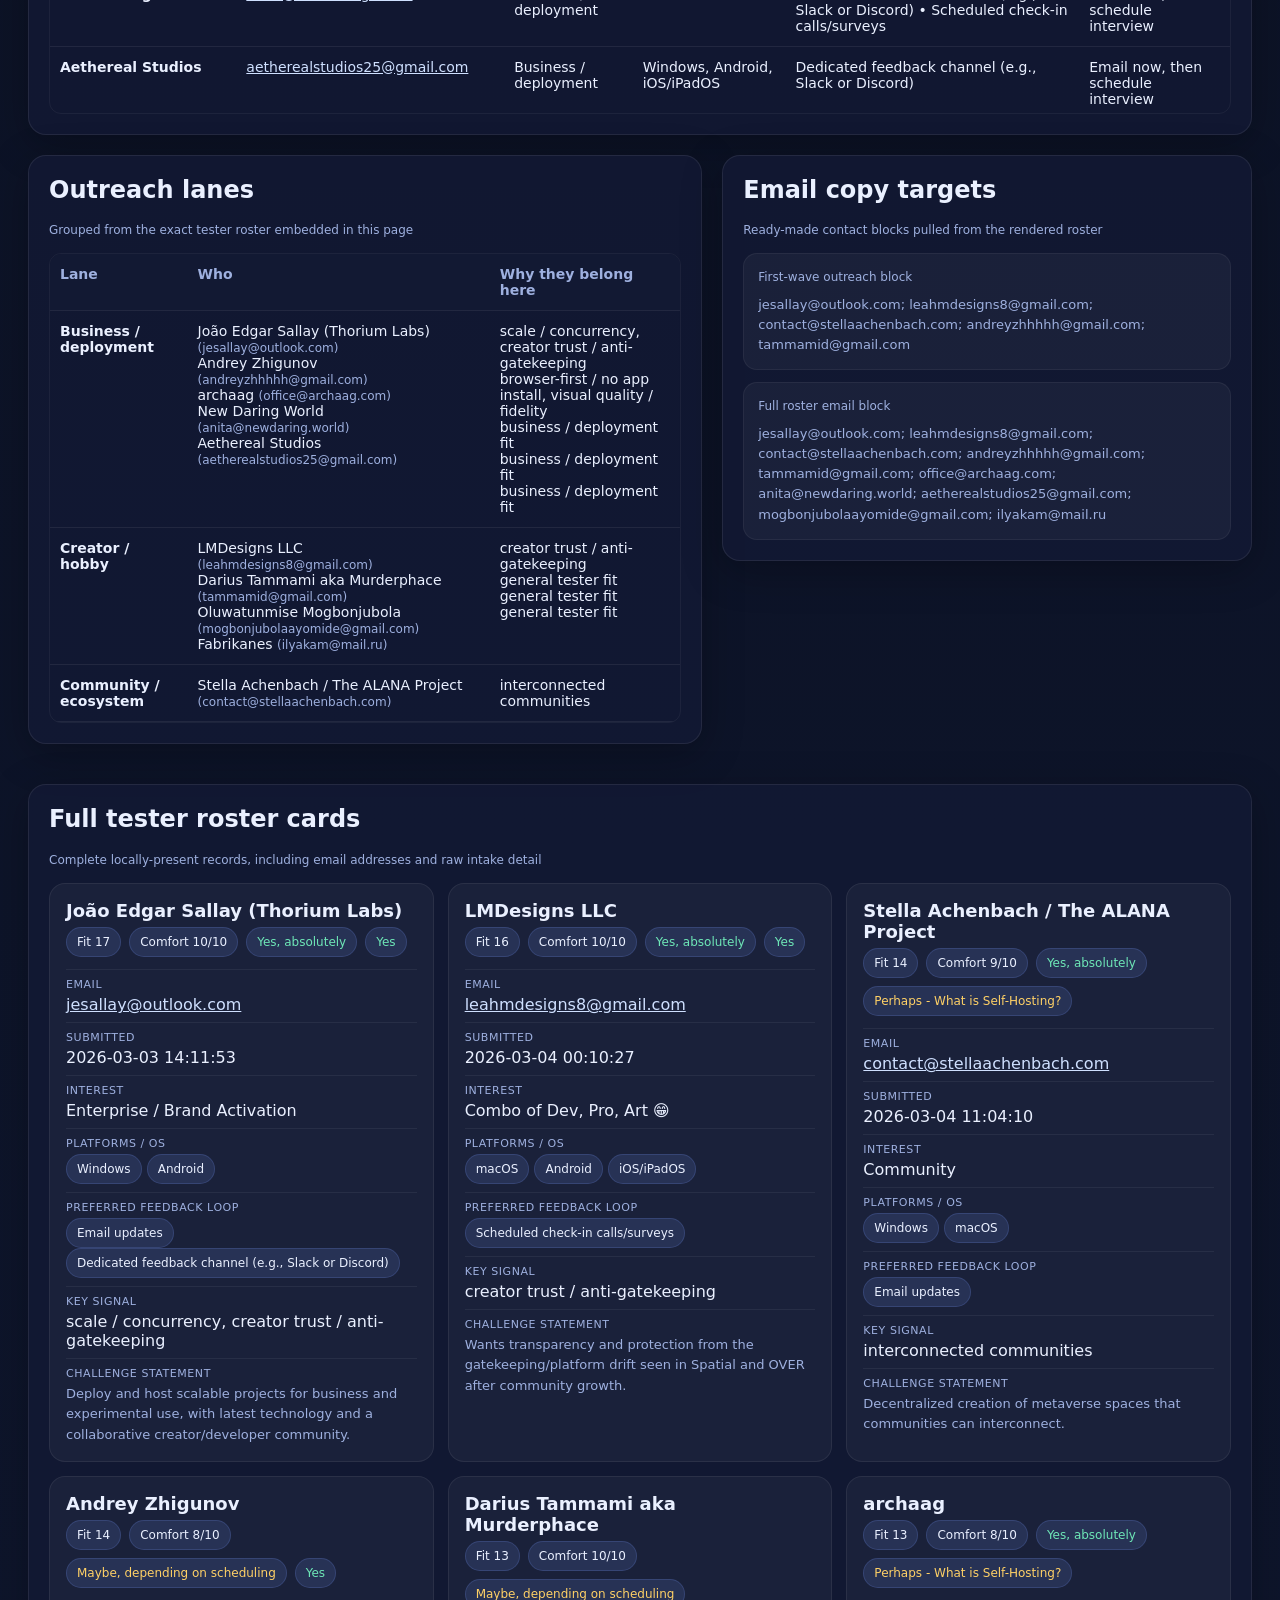
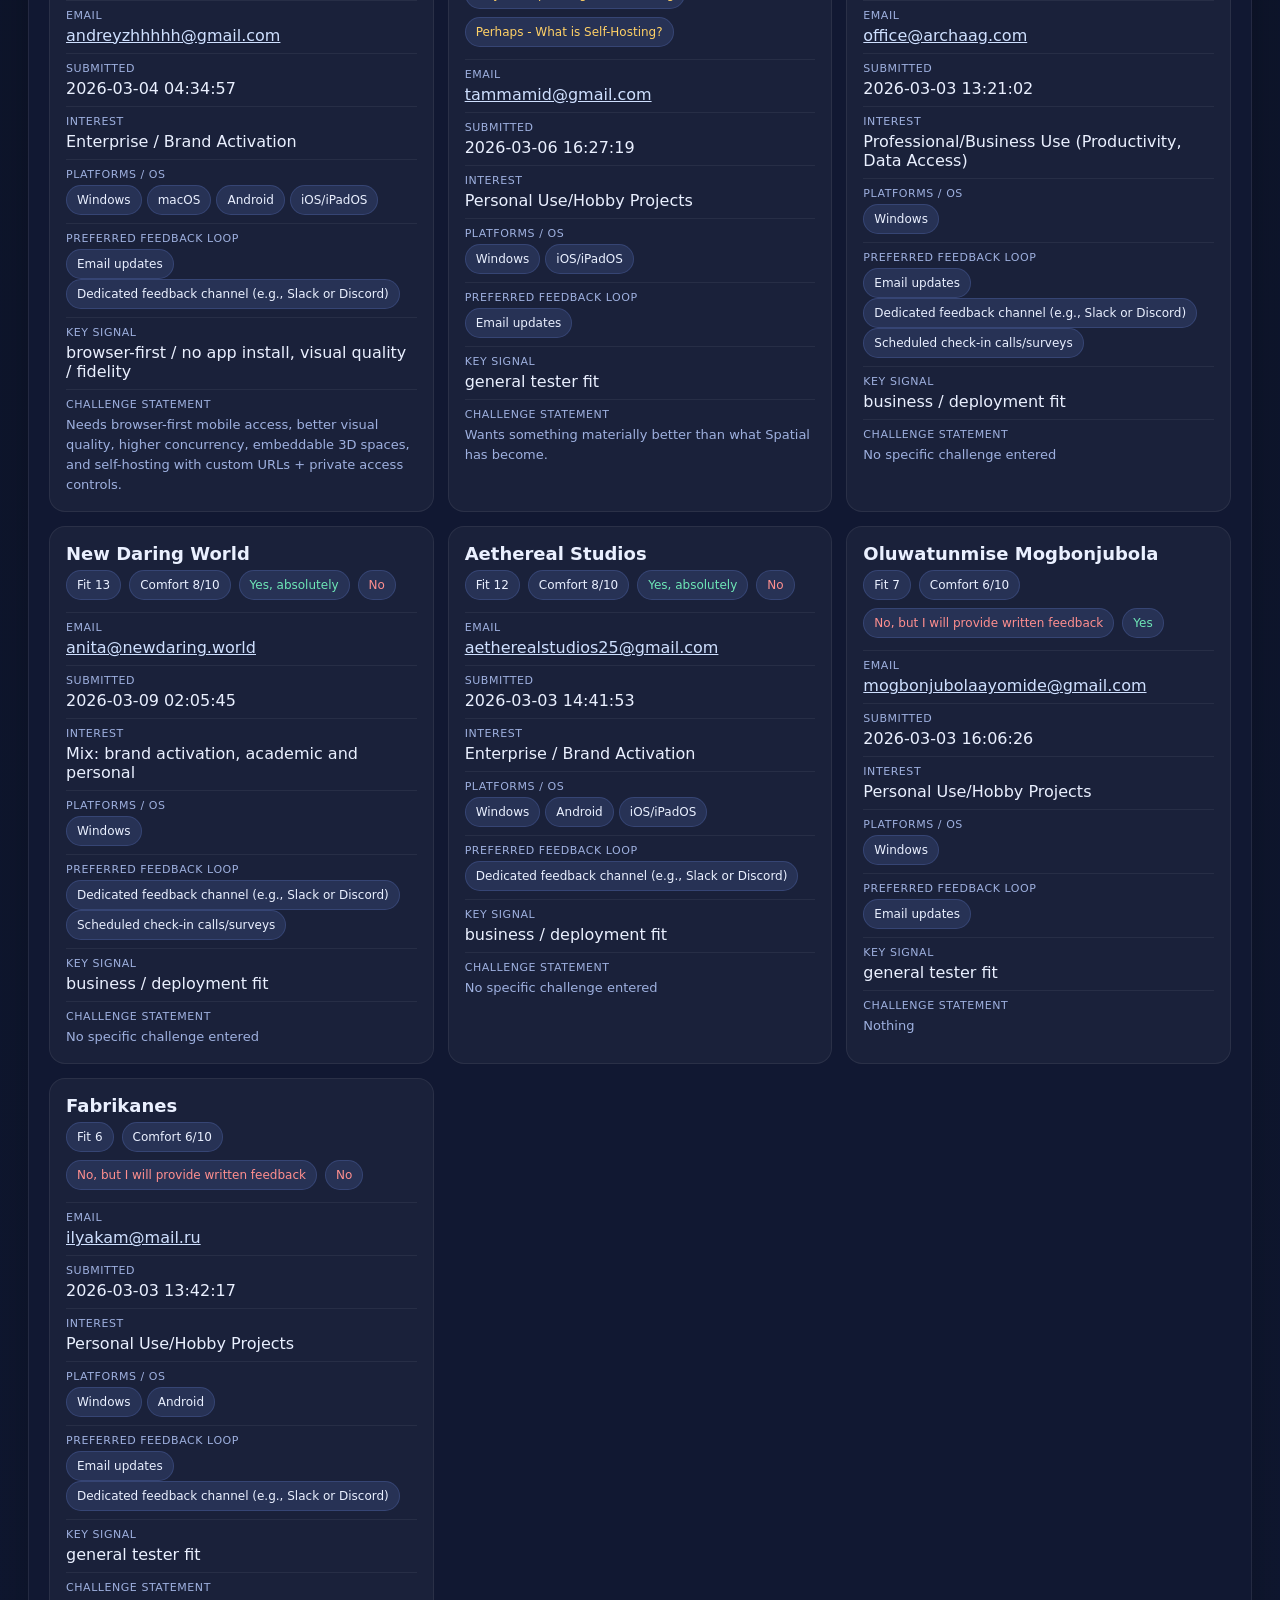
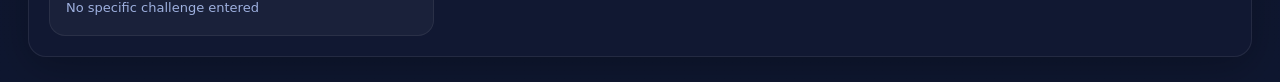
<file: custom-pages/beta-testers-dashboard.html>
<!doctype html>
<html lang="en">
<head>
  <meta charset="UTF-8" />
  <meta name="viewport" content="width=device-width, initial-scale=1.0" />
  <title>MetaDyn Beta Tester Breakdown</title>
  <style>
    :root {
      --bg: #0b1020;
      --panel: #121933;
      --panel-2: #182246;
      --text: #eaf0ff;
      --muted: #9eb0df;
      --accent: #7c9cff;
      --accent-2: #54d2b2;
      --warn: #ffb86b;
      --border: rgba(255,255,255,0.08);
      --chip: rgba(124,156,255,0.14);
      --danger: #ff8f8f;
      --ok: #6ee7b7;
    }
    * { box-sizing: border-box; }
    html { scroll-behavior: smooth; }
    body {
      margin: 0;
      font-family: Inter, ui-sans-serif, system-ui, -apple-system, BlinkMacSystemFont, "Segoe UI", sans-serif;
      background: linear-gradient(180deg, #0a0f1d 0%, #0f1730 100%);
      color: var(--text);
    }
    .wrap { max-width: 1500px; margin: 0 auto; padding: 28px; }
    h1, h2, h3, p { margin-top: 0; }
    a { color: #cfe0ff; }
    .hero {
      display: flex; gap: 20px; align-items: stretch; justify-content: space-between;
      margin-bottom: 24px;
    }
    .hero-card, .panel {
      background: rgba(18, 25, 51, 0.9);
      border: 1px solid var(--border);
      border-radius: 18px;
      box-shadow: 0 10px 40px rgba(0,0,0,0.25);
    }
    .hero-card { padding: 24px; flex: 1; }
    .hero-card p { color: var(--muted); line-height: 1.55; }
    .hero-side {
      width: 360px;
      padding: 20px;
      display: grid;
      gap: 14px;
      align-content: start;
    }
    .source-box {
      padding: 14px;
      border-radius: 14px;
      background: rgba(255,255,255,0.04);
      border: 1px solid rgba(255,255,255,0.06);
    }
    .stats {
      display: grid; grid-template-columns: repeat(5, minmax(0,1fr)); gap: 14px; margin-bottom: 24px;
    }
    .stat { padding: 18px; }
    .stat .label { color: var(--muted); font-size: 13px; }
    .stat .value { font-size: 28px; font-weight: 700; margin: 6px 0; }
    .stat .sub { color: var(--muted); font-size: 13px; line-height: 1.4; }
    .grid {
      display: grid; grid-template-columns: 1.12fr 0.88fr; gap: 20px; align-items: start;
      margin-bottom: 20px;
    }
    .panel { padding: 20px; }
    .section-title {
      display:flex; align-items:flex-start; justify-content:space-between; gap:12px; margin-bottom:16px;
    }
    .chips { display:flex; flex-wrap:wrap; gap:8px; }
    .chip {
      display:inline-flex; align-items:center; gap:6px; padding:7px 10px; border-radius:999px;
      background: var(--chip); color: var(--text); font-size: 12px; border:1px solid rgba(124,156,255,0.18);
    }
    .bar-list { display:grid; gap:12px; }
    .bar-row { display:grid; gap:6px; }
    .bar-head { display:flex; justify-content:space-between; gap:12px; font-size:14px; }
    .bar { height:10px; border-radius:999px; background: rgba(255,255,255,0.08); overflow:hidden; }
    .bar > span { display:block; height:100%; border-radius:999px; background: linear-gradient(90deg, var(--accent), var(--accent-2)); }
    table { width:100%; border-collapse: collapse; font-size:14px; }
    th, td { text-align:left; padding:12px 10px; border-bottom:1px solid rgba(255,255,255,0.07); vertical-align: top; }
    th { color: var(--muted); font-weight: 600; position: sticky; top: 0; background: #121933; z-index: 1; }
    .table-wrap { max-height: 620px; overflow:auto; border-radius: 12px; border:1px solid rgba(255,255,255,0.05); }
    .score { font-weight: 700; }
    .score.high { color: var(--ok); }
    .score.mid { color: #ffd166; }
    .score.low { color: var(--danger); }
    .notes { color: var(--muted); font-size: 13px; line-height: 1.55; }
    .tag-yes { color: var(--ok); }
    .tag-maybe { color: #ffd166; }
    .tag-no { color: var(--danger); }
    .callout {
      padding: 16px; border-radius: 14px; background: rgba(84,210,178,0.08); border:1px solid rgba(84,210,178,0.18);
      margin-bottom: 14px;
    }
    .small { font-size: 12px; color: var(--muted); }
    .mini-grid {
      display: grid;
      grid-template-columns: repeat(2, minmax(0,1fr));
      gap: 12px;
    }
    .mini-card {
      padding: 14px;
      border-radius: 14px;
      background: rgba(255,255,255,0.04);
      border: 1px solid rgba(255,255,255,0.06);
    }
    .mini-card .k { color: var(--muted); font-size: 12px; }
    .mini-card .v { font-size: 20px; font-weight: 700; margin-top: 4px; }
    .full-width { margin-top: 20px; }
    .roster-grid {
      display: grid;
      grid-template-columns: repeat(auto-fit, minmax(320px, 1fr));
      gap: 14px;
    }
    .person-card {
      padding: 16px;
      border-radius: 16px;
      background: rgba(255,255,255,0.04);
      border: 1px solid rgba(255,255,255,0.07);
    }
    .stack {
      display: grid;
      gap: 20px;
      margin-top: 20px;
    }
    .person-card h3 {
      margin-bottom: 6px;
      font-size: 18px;
    }
    .person-meta {
      display: grid;
      gap: 8px;
      margin-top: 12px;
    }
    .meta-row {
      display: grid;
      gap: 4px;
      padding-top: 8px;
      border-top: 1px solid rgba(255,255,255,0.06);
    }
    .meta-label {
      color: var(--muted);
      font-size: 11px;
      text-transform: uppercase;
      letter-spacing: 0.05em;
    }
    .list-inline {
      display:flex;
      flex-wrap:wrap;
      gap:8px;
    }
    ul { margin: 0; padding-left: 18px; }
    @media (max-width: 1200px) {
      .stats { grid-template-columns: repeat(2, minmax(0,1fr)); }
      .grid { grid-template-columns: 1fr; }
      .hero { flex-direction: column; }
      .hero-side { width: auto; }
    }
    @media (max-width: 760px) {
      .stats, .mini-grid { grid-template-columns: 1fr; }
      .wrap { padding: 18px; }
    }
  </style>
</head>
<body>
  <div class="wrap">
    <div class="hero">
      <div class="hero-card">
        <h1>MetaDyn Beta Tester Breakdown</h1>
        <p>This page now exposes the full locally-available beta tester intake set, not just a ranked summary. It shows the exact roster currently embedded in this page, including emails, outreach readiness, device/platform spread, feedback preferences, self-hosting interest, and raw challenge statements where provided.</p>
        <div class="chips" id="headlineChips"></div>
      </div>
      <div class="hero-card hero-side">
        <div>
          <h2 style="margin-bottom:8px;">Data source traced</h2>
          <div class="source-box notes" id="dataSourceBox"></div>
        </div>
        <div class="mini-grid" id="heroMiniStats"></div>
      </div>
    </div>

    <div class="stats" id="stats"></div>

    <div class="grid">
      <div class="panel">
        <div class="section-title">
          <div>
            <h2>Top outreach priorities</h2>
            <div class="small">Ranked from the exact local tester dataset using the current fit heuristic</div>
          </div>
          <span class="small">Signal + likely usefulness</span>
        </div>
        <div class="callout">
          <strong>Recommended first wave:</strong>
          <div class="notes" id="firstWave"></div>
        </div>
        <div class="table-wrap">
          <table>
            <thead>
              <tr>
                <th>Name / Email</th>
                <th>Interest</th>
                <th>Fit</th>
                <th>Interview</th>
                <th>Self-host</th>
                <th>Key signal</th>
              </tr>
            </thead>
            <tbody id="priorityTable"></tbody>
          </table>
        </div>
      </div>

      <div style="display:grid; gap:20px;">
        <div class="panel">
          <div class="section-title"><h2>Interest mix</h2></div>
          <div class="bar-list" id="interestBars"></div>
        </div>
        <div class="panel">
          <div class="section-title"><h2>Platform / OS coverage</h2></div>
          <div class="bar-list" id="osBars"></div>
        </div>
        <div class="panel">
          <div class="section-title"><h2>Feedback preferences</h2></div>
          <div class="bar-list" id="feedbackBars"></div>
        </div>
        <div class="panel">
          <div class="section-title"><h2>Pain point themes</h2></div>
          <div class="bar-list" id="painBars"></div>
        </div>
        <div class="panel">
          <div class="section-title"><h2>Suggested next actions</h2></div>
          <ul id="nextActions" class="notes"></ul>
        </div>
      </div>
    </div>

    <div class="stack full-width">
      <div class="panel">
        <div class="section-title">
          <div>
            <h2>Complete outreach roster</h2>
            <div class="small">Every locally-present tester with direct email, lane recommendation, and suggested first-touch path</div>
          </div>
          <span class="small" id="rosterCount"></span>
        </div>
        <div class="table-wrap">
          <table>
            <thead>
              <tr>
                <th>Name</th>
                <th>Email</th>
                <th>Lane</th>
                <th>Platforms</th>
                <th>Feedback</th>
                <th>Next touch</th>
              </tr>
            </thead>
            <tbody id="emailRosterTable"></tbody>
          </table>
        </div>
      </div>

      <div class="grid">
        <div class="panel">
          <div class="section-title">
            <div>
              <h2>Outreach lanes</h2>
              <div class="small">Grouped from the exact tester roster embedded in this page</div>
            </div>
          </div>
          <div class="table-wrap">
            <table>
              <thead>
                <tr>
                  <th>Lane</th>
                  <th>Who</th>
                  <th>Why they belong here</th>
                </tr>
              </thead>
              <tbody id="laneTable"></tbody>
            </table>
          </div>
        </div>
        <div class="panel">
          <div class="section-title">
            <div>
              <h2>Email copy targets</h2>
              <div class="small">Ready-made contact blocks pulled from the rendered roster</div>
            </div>
          </div>
          <div class="notes" id="emailTargets"></div>
        </div>
      </div>

      <div class="panel">
        <div class="section-title">
          <div>
            <h2>Full tester roster cards</h2>
            <div class="small">Complete locally-present records, including email addresses and raw intake detail</div>
          </div>
        </div>
        <div class="roster-grid" id="rosterCards"></div>
      </div>
    </div>
  </div>

  <script>
    const testers = [
      {
        timestamp: '2026-03-03 13:21:02',
        email: 'office@archaag.com',
        name: 'archaag',
        interest: 'Professional/Business Use (Productivity, Data Access)',
        os: ['Windows'],
        comfort: 8,
        feedback: ['Email updates', 'Dedicated feedback channel (e.g., Slack or Discord)', 'Scheduled check-in calls/surveys'],
        interview: 'Yes, absolutely',
        challenges: '',
        selfHost: 'Perhaps - What is Self-Hosting?'
      },
      {
        timestamp: '2026-03-03 13:42:17',
        email: 'ilyakam@mail.ru',
        name: 'Fabrikanes',
        interest: 'Personal Use/Hobby Projects',
        os: ['Windows', 'Android'],
        comfort: 6,
        feedback: ['Email updates', 'Dedicated feedback channel (e.g., Slack or Discord)'],
        interview: 'No, but I will provide written feedback',
        challenges: '',
        selfHost: 'No'
      },
      {
        timestamp: '2026-03-03 14:11:53',
        email: 'jesallay@outlook.com',
        name: 'João Edgar Sallay (Thorium Labs)',
        interest: 'Enterprise / Brand Activation',
        os: ['Windows', 'Android'],
        comfort: 10,
        feedback: ['Email updates', 'Dedicated feedback channel (e.g., Slack or Discord)'],
        interview: 'Yes, absolutely',
        challenges: 'Deploy and host scalable projects for business and experimental use, with latest technology and a collaborative creator/developer community.',
        selfHost: 'Yes'
      },
      {
        timestamp: '2026-03-03 14:41:53',
        email: 'aetherealstudios25@gmail.com',
        name: 'Aethereal Studios',
        interest: 'Enterprise / Brand Activation',
        os: ['Windows', 'Android', 'iOS/iPadOS'],
        comfort: 8,
        feedback: ['Dedicated feedback channel (e.g., Slack or Discord)'],
        interview: 'Yes, absolutely',
        challenges: '',
        selfHost: 'No'
      },
      {
        timestamp: '2026-03-03 16:06:26',
        email: 'mogbonjubolaayomide@gmail.com',
        name: 'Oluwatunmise Mogbonjubola',
        interest: 'Personal Use/Hobby Projects',
        os: ['Windows'],
        comfort: 6,
        feedback: ['Email updates'],
        interview: 'No, but I will provide written feedback',
        challenges: 'Nothing',
        selfHost: 'Yes'
      },
      {
        timestamp: '2026-03-04 00:10:27',
        email: 'leahmdesigns8@gmail.com',
        name: 'LMDesigns LLC',
        interest: 'Combo of Dev, Pro, Art 😁',
        os: ['macOS', 'Android', 'iOS/iPadOS'],
        comfort: 10,
        feedback: ['Scheduled check-in calls/surveys'],
        interview: 'Yes, absolutely',
        challenges: 'Wants transparency and protection from the gatekeeping/platform drift seen in Spatial and OVER after community growth.',
        selfHost: 'Yes'
      },
      {
        timestamp: '2026-03-04 04:34:57',
        email: 'andreyzhhhhh@gmail.com',
        name: 'Andrey Zhigunov',
        interest: 'Enterprise / Brand Activation',
        os: ['Windows', 'macOS', 'Android', 'iOS/iPadOS'],
        comfort: 8,
        feedback: ['Email updates', 'Dedicated feedback channel (e.g., Slack or Discord)'],
        interview: 'Maybe, depending on scheduling',
        challenges: 'Needs browser-first mobile access, better visual quality, higher concurrency, embeddable 3D spaces, and self-hosting with custom URLs + private access controls.',
        selfHost: 'Yes'
      },
      {
        timestamp: '2026-03-04 11:04:10',
        email: 'contact@stellaachenbach.com',
        name: 'Stella Achenbach / The ALANA Project',
        interest: 'Community',
        os: ['Windows', 'macOS'],
        comfort: 9,
        feedback: ['Email updates'],
        interview: 'Yes, absolutely',
        challenges: 'Decentralized creation of metaverse spaces that communities can interconnect.',
        selfHost: 'Perhaps - What is Self-Hosting?'
      },
      {
        timestamp: '2026-03-06 16:27:19',
        email: 'tammamid@gmail.com',
        name: 'Darius Tammami aka Murderphace',
        interest: 'Personal Use/Hobby Projects',
        os: ['Windows', 'iOS/iPadOS'],
        comfort: 10,
        feedback: ['Email updates'],
        interview: 'Maybe, depending on scheduling',
        challenges: 'Wants something materially better than what Spatial has become.',
        selfHost: 'Perhaps - What is Self-Hosting?'
      },
      {
        timestamp: '2026-03-09 02:05:45',
        email: 'anita@newdaring.world',
        name: 'New Daring World',
        interest: 'Mix: brand activation, academic and personal',
        os: ['Windows'],
        comfort: 8,
        feedback: ['Dedicated feedback channel (e.g., Slack or Discord)', 'Scheduled check-in calls/surveys'],
        interview: 'Yes, absolutely',
        challenges: '',
        selfHost: 'No'
      }
    ];

    function classifyFit(t) {
      let score = t.comfort;
      if (/Enterprise|Professional|brand|Business/i.test(t.interest)) score += 2;
      if (/Community|academic|Dev|Art|Mix/i.test(t.interest)) score += 1;
      if (/Yes, absolutely/.test(t.interview)) score += 2;
      else if (/Maybe/.test(t.interview)) score += 1;
      if (/Yes|Perhaps/.test(t.selfHost)) score += 1;
      if ((t.challenges || '').length > 80) score += 2;
      else if ((t.challenges || '').length > 20) score += 1;
      return score;
    }

    function painThemes(text) {
      const s = (text || '').toLowerCase();
      return [
        ['browser-first / no app install', /browser|install|app/.test(s)],
        ['visual quality / fidelity', /visual|quality|render|alias|anti-alias/.test(s)],
        ['scale / concurrency', /hundreds|concurrent|scalable|scale/.test(s)],
        ['embed on websites', /embed|widget|website/.test(s)],
        ['self-hosting / control', /self-host|custom url|private|security|access control/.test(s)],
        ['creator trust / anti-gatekeeping', /gatekeep|transparency|community/.test(s)],
        ['interconnected communities', /interconnect/.test(s)]
      ].filter(([,match]) => match).map(([label]) => label);
    }

    function scoreClass(n) { return n >= 12 ? 'high' : n >= 9 ? 'mid' : 'low'; }
    function ynClass(v) {
      if (/^Yes/.test(v)) return 'tag-yes';
      if (/^Maybe|^Perhaps/.test(v)) return 'tag-maybe';
      return 'tag-no';
    }
    function keySignal(t) {
      if (t.pain.length) return t.pain.slice(0,2).join(', ');
      if (/Enterprise|Professional|brand/i.test(t.interest)) return 'business / deployment fit';
      if (/Community/i.test(t.interest)) return 'community-led use case';
      return 'general tester fit';
    }
    function outreachLane(t) {
      if (/Enterprise|Professional|brand|Business|academic/i.test(t.interest)) return 'Business / deployment';
      if (/Community/i.test(t.interest)) return 'Community / ecosystem';
      return 'Creator / hobby';
    }
    function nextTouch(t) {
      if (/Yes, absolutely/.test(t.interview)) return 'Email now, then schedule interview';
      if (/Maybe/.test(t.interview)) return 'Email now, offer flexible interview slot';
      return 'Email now, collect written feedback async';
    }
    function countBy(values) {
      const map = new Map();
      values.forEach(v => map.set(v, (map.get(v) || 0) + 1));
      return [...map.entries()].sort((a,b) => b[1] - a[1] || String(a[0]).localeCompare(String(b[0])));
    }
    function renderBars(elId, entries) {
      const max = Math.max(...entries.map(([,n]) => n), 1);
      document.getElementById(elId).innerHTML = entries.map(([label, n]) => `
        <div class="bar-row">
          <div class="bar-head"><span>${label}</span><strong>${n}</strong></div>
          <div class="bar"><span style="width:${(n/max)*100}%"></span></div>
        </div>
      `).join('');
    }
    function escapeHtml(value) {
      return String(value ?? '')
        .replaceAll('&', '&amp;')
        .replaceAll('<', '&lt;')
        .replaceAll('>', '&gt;')
        .replaceAll('"', '&quot;')
        .replaceAll("'", '&#39;');
    }

    const enriched = testers
      .map(t => ({ ...t, fit: classifyFit(t), pain: painThemes(t.challenges) }))
      .sort((a,b) => b.fit - a.fit || b.comfort - a.comfort || a.name.localeCompare(b.name));

    const total = enriched.length;
    const interviewYes = enriched.filter(t => /Yes, absolutely/.test(t.interview)).length;
    const interviewMaybe = enriched.filter(t => /Maybe/.test(t.interview)).length;
    const emailCount = enriched.filter(t => t.email).length;
    const selfHostInterest = enriched.filter(t => /Yes|Perhaps/.test(t.selfHost)).length;
    const challengeCount = enriched.filter(t => (t.challenges || '').trim() && !/^nothing$/i.test(t.challenges.trim())).length;
    const avgComfort = (enriched.reduce((sum, t) => sum + t.comfort, 0) / total).toFixed(1);

    document.getElementById('headlineChips').innerHTML = [
      `${total} total signups`,
      `${emailCount} with email captured`,
      `${interviewYes} explicit interview yes`,
      `${selfHostInterest} interested/curious about self-hosting`,
      `${avgComfort}/10 avg tester comfort`
    ].map(v => `<span class="chip">${v}</span>`).join('');

    document.getElementById('dataSourceBox').innerHTML = `
      <div><strong>Entry path:</strong> <code>custom-pages/index.html</code> → <code>beta-testers-dashboard.html</code></div>
      <div style="margin-top:8px;"><strong>Render source:</strong> inline <code>const testers = [...]</code> array in <code>custom-pages/beta-testers-dashboard.html</code></div>
      <div style="margin-top:8px;"><strong>Local email coverage:</strong> ${emailCount}/${total} records</div>
      <div style="margin-top:8px;"><strong>Other local tester source found:</strong> none beyond this page + summary doc</div>
    `;

    const heroMiniStats = [
      ['Interview yes', interviewYes],
      ['Interview maybe', interviewMaybe],
      ['Challenge text given', challengeCount],
      ['Emails present', emailCount]
    ];
    document.getElementById('heroMiniStats').innerHTML = heroMiniStats.map(([k, v]) => `
      <div class="mini-card">
        <div class="k">${k}</div>
        <div class="v">${v}</div>
      </div>
    `).join('');

    const stats = [
      ['Total testers', total, 'Complete locally-present beta intake roster'],
      ['Emails captured', emailCount, 'Every local record in this page includes an email address'],
      ['Interview-ready', interviewYes, 'People who explicitly said yes to interviews'],
      ['Self-host curious/interested', selfHostInterest, 'Good proxy for advanced operators and enterprise-leaning needs'],
      ['Average comfort', avgComfort + '/10', 'Healthy tolerance for pre-release software overall']
    ];
    document.getElementById('stats').innerHTML = stats.map(([label, value, sub]) => `
      <div class="panel stat">
        <div class="label">${label}</div>
        <div class="value">${value}</div>
        <div class="sub">${sub}</div>
      </div>
    `).join('');

    const firstWave = enriched.slice(0,5).map(t => `<strong>${escapeHtml(t.name)}</strong> — ${escapeHtml(t.interest)}<br><span class="small">${escapeHtml(t.email)}</span>`).join('<br><br>');
    document.getElementById('firstWave').innerHTML = firstWave;

    document.getElementById('priorityTable').innerHTML = enriched.map(t => `
      <tr>
        <td>
          <strong>${escapeHtml(t.name)}</strong>
          <div class="small"><a href="mailto:${encodeURIComponent(t.email)}">${escapeHtml(t.email)}</a></div>
        </td>
        <td>${escapeHtml(t.interest)}</td>
        <td><span class="score ${scoreClass(t.fit)}">${t.fit}</span></td>
        <td class="${ynClass(t.interview)}">${escapeHtml(t.interview)}</td>
        <td class="${ynClass(t.selfHost)}">${escapeHtml(t.selfHost)}</td>
        <td>${escapeHtml(keySignal(t))}</td>
      </tr>
    `).join('');

    renderBars('interestBars', countBy(enriched.map(t => t.interest)));
    renderBars('osBars', countBy(enriched.flatMap(t => t.os)));
    renderBars('feedbackBars', countBy(enriched.flatMap(t => t.feedback)));
    renderBars('painBars', countBy(enriched.flatMap(t => t.pain.length ? t.pain : ['unspecified / broad dissatisfaction'])));

    const nextActions = [
      'Start first-wave outreach with João Edgar Sallay, LMDesigns LLC, Andrey Zhigunov, Stella Achenbach, and New Daring World using the captured email list now shown directly on this page.',
      'Split onboarding into at least two lanes: business / deployment / enterprise-fit and creator / community / ecosystem-fit.',
      'Publish one short self-hosting explainer. Multiple people are interested or curious, but the current intake responses show some ambiguity around what self-hosting means.',
      'Use email for scheduling and formal onboarding, then move active testers into a Discord feedback loop or equivalent dedicated feedback channel.',
      'Feed repeated themes back into product positioning: browser-first access, embeddable spaces, fidelity, scale, hosting control, and anti-gatekeeping / creator trust.'
    ];
    document.getElementById('nextActions').innerHTML = nextActions.map(v => `<li>${escapeHtml(v)}</li>`).join('');

    document.getElementById('rosterCount').textContent = `${total} records shown`;
    document.getElementById('emailRosterTable').innerHTML = enriched.map(t => `
      <tr>
        <td><strong>${escapeHtml(t.name)}</strong></td>
        <td><a href="mailto:${encodeURIComponent(t.email)}">${escapeHtml(t.email)}</a></td>
        <td>${escapeHtml(outreachLane(t))}</td>
        <td>${escapeHtml(t.os.join(', '))}</td>
        <td>${escapeHtml(t.feedback.join(' • '))}</td>
        <td>${escapeHtml(nextTouch(t))}</td>
      </tr>
    `).join('');

    const laneGroups = countBy(enriched.map(t => outreachLane(t)));
    document.getElementById('laneTable').innerHTML = laneGroups.map(([lane]) => {
      const members = enriched.filter(t => outreachLane(t) === lane);
      return `
        <tr>
          <td><strong>${escapeHtml(lane)}</strong></td>
          <td>${members.map(t => `${escapeHtml(t.name)} <span class="small">(${escapeHtml(t.email)})</span>`).join('<br>')}</td>
          <td>${members.map(t => escapeHtml(keySignal(t))).join('<br>')}</td>
        </tr>
      `;
    }).join('');

    const firstWaveEmails = enriched.slice(0,5).map(t => t.email).join('; ');
    const allEmails = enriched.map(t => t.email).join('; ');
    document.getElementById('emailTargets').innerHTML = `
      <div class="mini-card" style="margin-bottom:12px;">
        <div class="k">First-wave outreach block</div>
        <div class="notes" style="margin-top:8px; word-break: break-word;">${escapeHtml(firstWaveEmails)}</div>
      </div>
      <div class="mini-card">
        <div class="k">Full roster email block</div>
        <div class="notes" style="margin-top:8px; word-break: break-word;">${escapeHtml(allEmails)}</div>
      </div>
    `;

    document.getElementById('rosterCards').innerHTML = enriched.map(t => `
      <article class="person-card">
        <h3>${escapeHtml(t.name)}</h3>
        <div class="list-inline">
          <span class="chip">Fit ${t.fit}</span>
          <span class="chip">Comfort ${t.comfort}/10</span>
          <span class="chip ${ynClass(t.interview)}">${escapeHtml(t.interview)}</span>
          <span class="chip ${ynClass(t.selfHost)}">${escapeHtml(t.selfHost)}</span>
        </div>
        <div class="person-meta">
          <div class="meta-row">
            <div class="meta-label">Email</div>
            <div><a href="mailto:${encodeURIComponent(t.email)}">${escapeHtml(t.email)}</a></div>
          </div>
          <div class="meta-row">
            <div class="meta-label">Submitted</div>
            <div>${escapeHtml(t.timestamp)}</div>
          </div>
          <div class="meta-row">
            <div class="meta-label">Interest</div>
            <div>${escapeHtml(t.interest)}</div>
          </div>
          <div class="meta-row">
            <div class="meta-label">Platforms / OS</div>
            <div>${t.os.map(v => `<span class="chip">${escapeHtml(v)}</span>`).join(' ')}</div>
          </div>
          <div class="meta-row">
            <div class="meta-label">Preferred feedback loop</div>
            <div>${t.feedback.map(v => `<span class="chip">${escapeHtml(v)}</span>`).join(' ')}</div>
          </div>
          <div class="meta-row">
            <div class="meta-label">Key signal</div>
            <div>${escapeHtml(keySignal(t))}</div>
          </div>
          <div class="meta-row">
            <div class="meta-label">Challenge statement</div>
            <div class="notes">${escapeHtml((t.challenges || '').trim() || 'No specific challenge entered')}</div>
          </div>
        </div>
      </article>
    `).join('');
  </script>
</body>
</html>
</file>
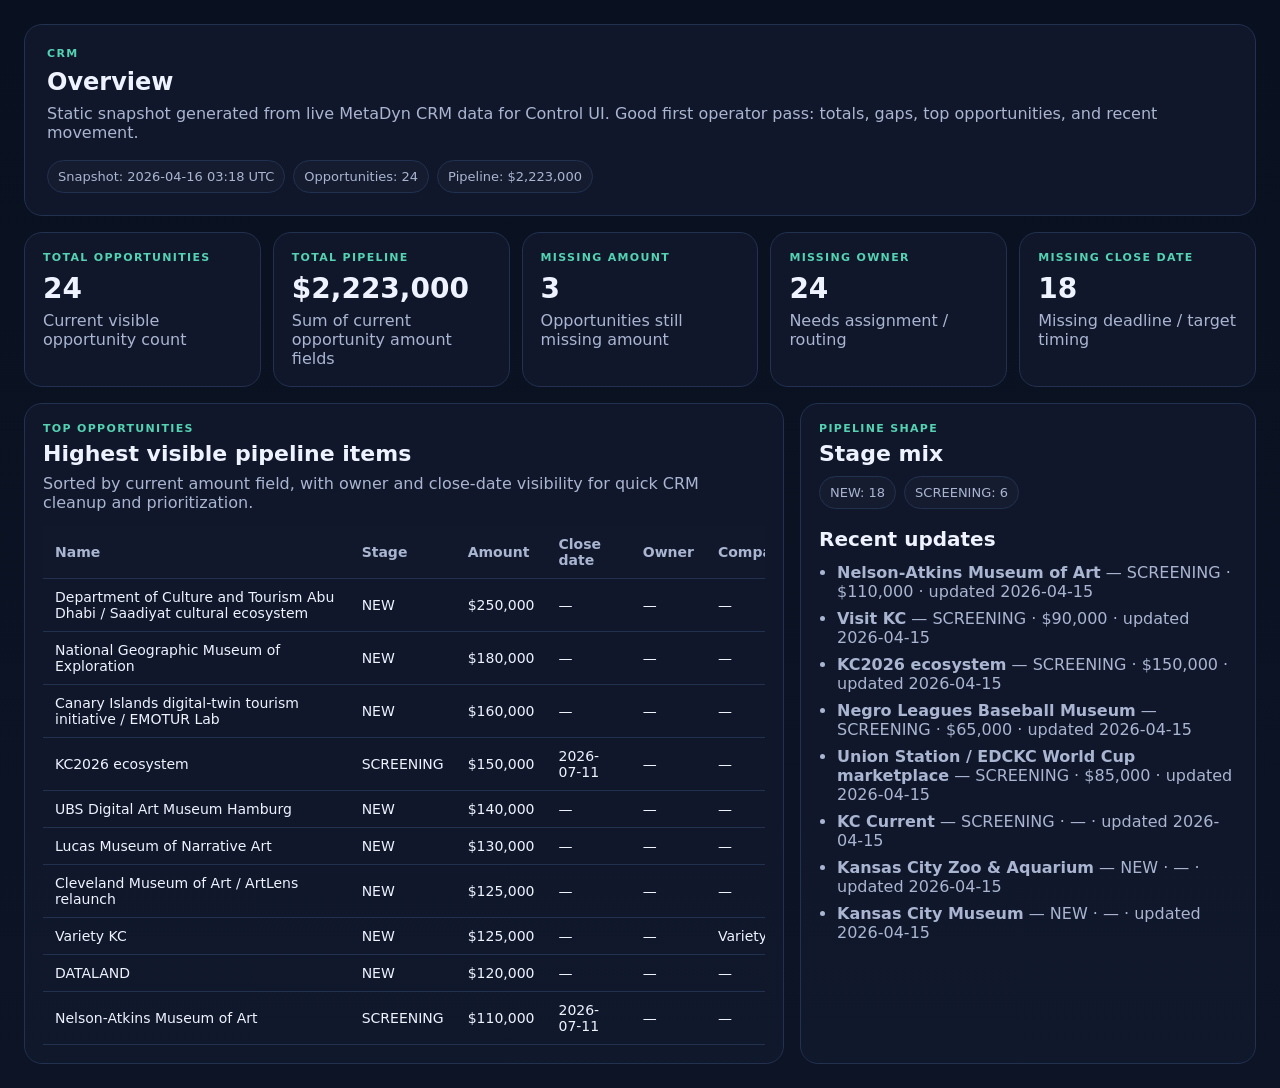
<file: custom-pages/crm-overview.html>
<!doctype html>
<html lang="en">
<head>
  <meta charset="utf-8" />
  <meta name="viewport" content="width=device-width, initial-scale=1" />
  <title>CRM Overview</title>
  <style>
    :root {
      --bg: #0b1020;
      --panel: #11182c;
      --panel-2: #16203a;
      --text: #eef3ff;
      --muted: #a9b5d1;
      --line: #223150;
      --accent: #7c9cff;
      --accent-2: #54d2b2;
      --warn: #f3b562;
      --danger: #ff7b88;
      font-family: Inter, system-ui, sans-serif;
    }
    * { box-sizing: border-box; }
    body { margin: 0; background: linear-gradient(180deg, #09101f, #0d1426); color: var(--text); }
    .wrap { max-width: 1380px; margin: 0 auto; padding: 24px; display: grid; gap: 16px; }
    .hero,.card { background: rgba(17,24,44,.92); border: 1px solid var(--line); border-radius: 18px; }
    .hero { padding: 22px; display: grid; gap: 8px; }
    .eyebrow { color: var(--accent-2); text-transform: uppercase; letter-spacing: .12em; font-size: 11px; font-weight: 700; }
    h1,h2 { margin: 0; }
    p { margin: 0; color: var(--muted); }
    .stats { display: grid; grid-template-columns: repeat(auto-fit, minmax(180px, 1fr)); gap: 12px; }
    .stat { padding: 16px; }
    .stat .v { font-size: 28px; font-weight: 750; margin-top: 8px; }
    .grid { display: grid; grid-template-columns: 1.25fr .75fr; gap: 16px; }
    .card { padding: 18px; overflow: hidden; }
    .table-wrap { overflow: auto; }
    table { width: 100%; border-collapse: collapse; min-width: 760px; }
    th,td { padding: 10px 12px; border-bottom: 1px solid var(--line); text-align: left; font-size: 14px; }
    th { color: var(--muted); font-weight: 600; position: sticky; top: 0; background: var(--panel); }
    .pill-row { display: flex; flex-wrap: wrap; gap: 8px; margin-top: 10px; }
    .pill { border: 1px solid var(--line); border-radius: 999px; padding: 8px 10px; color: var(--muted); background: rgba(255,255,255,.02); font-size: 13px; }
    ul { margin: 12px 0 0; padding-left: 18px; color: var(--muted); display: grid; gap: 8px; }
    code { color: #cfe0ff; }
    @media (max-width: 980px) { .grid { grid-template-columns: 1fr; } .wrap { padding: 16px; } }
  </style>
</head>
<body>
  <main class="wrap">
    <section class="hero">
      <div class="eyebrow">CRM</div>
      <h1>Overview</h1>
      <p>Static snapshot generated from live MetaDyn CRM data for Control UI. Good first operator pass: totals, gaps, top opportunities, and recent movement.</p>
      <div class="pill-row">
        <div class="pill">Snapshot: 2026-04-16 03:18 UTC</div>
        <div class="pill">Opportunities: 24</div>
        <div class="pill">Pipeline: $2,223,000</div>
      </div>
    </section>

    <section class="stats">
      <div class="card stat"><div class="eyebrow">Total opportunities</div><div class="v">24</div><div style="color:var(--muted);margin-top:6px">Current visible opportunity count</div></div>
      <div class="card stat"><div class="eyebrow">Total pipeline</div><div class="v">$2,223,000</div><div style="color:var(--muted);margin-top:6px">Sum of current opportunity amount fields</div></div>
      <div class="card stat"><div class="eyebrow">Missing amount</div><div class="v">3</div><div style="color:var(--muted);margin-top:6px">Opportunities still missing amount</div></div>
      <div class="card stat"><div class="eyebrow">Missing owner</div><div class="v">24</div><div style="color:var(--muted);margin-top:6px">Needs assignment / routing</div></div>
      <div class="card stat"><div class="eyebrow">Missing close date</div><div class="v">18</div><div style="color:var(--muted);margin-top:6px">Missing deadline / target timing</div></div>
    </section>

    <section class="grid">
      <div class="card">
        <div class="eyebrow">Top opportunities</div>
        <h2 style="margin-top:6px;font-size:22px">Highest visible pipeline items</h2>
        <p style="margin-top:8px">Sorted by current amount field, with owner and close-date visibility for quick CRM cleanup and prioritization.</p>
        <div class="table-wrap" style="margin-top:14px">
          <table>
            <thead><tr><th>Name</th><th>Stage</th><th>Amount</th><th>Close date</th><th>Owner</th><th>Company</th></tr></thead>
            <tbody>
              <tr><td>Department of Culture and Tourism Abu Dhabi / Saadiyat cultural ecosystem</td><td>NEW</td><td>$250,000</td><td>—</td><td>—</td><td>—</td></tr>
<tr><td>National Geographic Museum of Exploration</td><td>NEW</td><td>$180,000</td><td>—</td><td>—</td><td>—</td></tr>
<tr><td>Canary Islands digital-twin tourism initiative / EMOTUR Lab</td><td>NEW</td><td>$160,000</td><td>—</td><td>—</td><td>—</td></tr>
<tr><td>KC2026 ecosystem</td><td>SCREENING</td><td>$150,000</td><td>2026-07-11</td><td>—</td><td>—</td></tr>
<tr><td>UBS Digital Art Museum Hamburg</td><td>NEW</td><td>$140,000</td><td>—</td><td>—</td><td>—</td></tr>
<tr><td>Lucas Museum of Narrative Art</td><td>NEW</td><td>$130,000</td><td>—</td><td>—</td><td>—</td></tr>
<tr><td>Cleveland Museum of Art / ArtLens relaunch</td><td>NEW</td><td>$125,000</td><td>—</td><td>—</td><td>—</td></tr>
<tr><td>Variety KC</td><td>NEW</td><td>$125,000</td><td>—</td><td>—</td><td>Variety KC</td></tr>
<tr><td>DATALAND</td><td>NEW</td><td>$120,000</td><td>—</td><td>—</td><td>—</td></tr>
<tr><td>Nelson-Atkins Museum of Art</td><td>SCREENING</td><td>$110,000</td><td>2026-07-11</td><td>—</td><td>—</td></tr>
            </tbody>
          </table>
        </div>
      </div>

      <div class="card">
        <div class="eyebrow">Pipeline shape</div>
        <h2 style="margin-top:6px;font-size:22px">Stage mix</h2>
        <div class="pill-row"><div class="pill">NEW: 18</div><div class="pill">SCREENING: 6</div></div>
        <h2 style="margin-top:18px;font-size:20px">Recent updates</h2>
        <ul>
          <li><strong>Nelson-Atkins Museum of Art</strong> — SCREENING · $110,000 · updated 2026-04-15</li><li><strong>Visit KC</strong> — SCREENING · $90,000 · updated 2026-04-15</li><li><strong>KC2026 ecosystem</strong> — SCREENING · $150,000 · updated 2026-04-15</li><li><strong>Negro Leagues Baseball Museum</strong> — SCREENING · $65,000 · updated 2026-04-15</li><li><strong>Union Station / EDCKC World Cup marketplace</strong> — SCREENING · $85,000 · updated 2026-04-15</li><li><strong>KC Current</strong> — SCREENING · — · updated 2026-04-15</li><li><strong>Kansas City Zoo &amp; Aquarium</strong> — NEW · — · updated 2026-04-15</li><li><strong>Kansas City Museum</strong> — NEW · — · updated 2026-04-15</li>
        </ul>
      </div>
    </section>
  </main>
</body>
</html>
</file>
<file: canvas-demo/styles.css>
:root {
  --bg-1: #07111f;
  --bg-2: #0b1f36;
  --card: rgba(10, 21, 38, 0.72);
  --card-border: rgba(111, 184, 255, 0.16);
  --text: #eaf4ff;
  --muted: #9eb5ce;
  --accent: #55b7ff;
  --accent-2: #8b5cf6;
  --shadow: 0 30px 80px rgba(0, 0, 0, 0.35);
}

body.light {
  --bg-1: #eef6ff;
  --bg-2: #d7eaff;
  --card: rgba(255, 255, 255, 0.76);
  --card-border: rgba(36, 99, 235, 0.16);
  --text: #0d1b2a;
  --muted: #4d6480;
  --accent: #2563eb;
  --accent-2: #7c3aed;
  --shadow: 0 25px 60px rgba(37, 99, 235, 0.12);
}

* { box-sizing: border-box; }
html, body { margin: 0; min-height: 100%; font-family: Inter, ui-sans-serif, system-ui, sans-serif; color: var(--text); background: linear-gradient(135deg, var(--bg-1), var(--bg-2)); }
body { position: relative; overflow-x: hidden; }
.bg {
  position: fixed;
  inset: 0;
  background:
    radial-gradient(circle at 20% 20%, rgba(85, 183, 255, 0.18), transparent 30%),
    radial-gradient(circle at 80% 30%, rgba(139, 92, 246, 0.16), transparent 25%),
    radial-gradient(circle at 50% 80%, rgba(59, 130, 246, 0.12), transparent 30%);
  pointer-events: none;
  transition: transform 500ms ease;
}

body.pulse .bg { transform: scale(1.04); }

.app {
  width: min(1100px, calc(100% - 32px));
  margin: 0 auto;
  padding: 48px 0 72px;
}

.card {
  background: var(--card);
  border: 1px solid var(--card-border);
  border-radius: 24px;
  box-shadow: var(--shadow);
  backdrop-filter: blur(14px);
}

.hero { padding: 32px; }
.eyebrow { margin: 0 0 8px; text-transform: uppercase; letter-spacing: 0.14em; color: var(--accent); font-size: 12px; font-weight: 700; }
h1 { margin: 0; font-size: clamp(2rem, 6vw, 4rem); line-height: 1.02; }
.lede { max-width: 760px; color: var(--muted); font-size: 1.05rem; line-height: 1.6; }
.actions { display: flex; gap: 12px; flex-wrap: wrap; margin-top: 22px; }
button {
  border: 0;
  border-radius: 999px;
  padding: 12px 18px;
  font-size: 0.95rem;
  font-weight: 700;
  color: white;
  background: linear-gradient(135deg, var(--accent), var(--accent-2));
  cursor: pointer;
  box-shadow: 0 12px 28px rgba(37, 99, 235, 0.28);
}
button:hover { transform: translateY(-1px); }
.link-btn {
  display: inline-flex;
  align-items: center;
  justify-content: center;
  border-radius: 999px;
  padding: 12px 18px;
  font-size: 0.95rem;
  font-weight: 700;
  color: white;
  text-decoration: none;
  background: rgba(255, 255, 255, 0.08);
  border: 1px solid rgba(255, 255, 255, 0.12);
}
.link-btn:hover { transform: translateY(-1px); }

.grid {
  display: grid;
  grid-template-columns: repeat(3, minmax(0, 1fr));
  gap: 16px;
  margin-top: 16px;
}
.stat { padding: 20px; }
.label { display: block; color: var(--muted); font-size: 0.82rem; margin-bottom: 8px; }
.stat strong { font-size: 1.05rem; }

.panel { margin-top: 16px; padding: 24px; }
.panel-head { display: flex; align-items: center; justify-content: space-between; gap: 16px; }
.panel h2 { margin: 0; }
.badge {
  display: inline-flex;
  align-items: center;
  padding: 8px 12px;
  border-radius: 999px;
  background: rgba(85, 183, 255, 0.14);
  border: 1px solid rgba(85, 183, 255, 0.2);
  color: var(--accent);
  font-size: 0.85rem;
  font-weight: 700;
}
.console {
  margin-top: 18px;
  padding: 16px;
  border-radius: 16px;
  background: rgba(0, 0, 0, 0.22);
  border: 1px solid rgba(255, 255, 255, 0.08);
  min-height: 88px;
}
.console-line { color: var(--muted); font-family: ui-monospace, SFMono-Regular, Menlo, monospace; font-size: 0.92rem; }

@media (max-width: 760px) {
  .grid { grid-template-columns: 1fr; }
  .app { padding-top: 24px; }
  .hero, .panel, .stat { border-radius: 20px; }
}
</file>
<file: custom-pages/metadyn-dashboard/styles.css>
:root {
  --bg-1: #06101b;
  --bg-2: #0d2038;
  --card: rgba(8, 17, 30, 0.74);
  --card-border: rgba(106, 183, 255, 0.16);
  --text: #edf5ff;
  --muted: #9db2c9;
  --accent: #5bbdff;
  --accent-2: #8b5cf6;
  --good: #22c55e;
}
* { box-sizing: border-box; }
html, body { margin: 0; min-height: 100%; font-family: Inter, ui-sans-serif, system-ui, sans-serif; color: var(--text); background: linear-gradient(135deg, var(--bg-1), var(--bg-2)); }
body { position: relative; }
.bg { position: fixed; inset: 0; pointer-events: none; background: radial-gradient(circle at 20% 20%, rgba(91,189,255,.18), transparent 28%), radial-gradient(circle at 80% 25%, rgba(139,92,246,.18), transparent 24%), radial-gradient(circle at 50% 100%, rgba(34,197,94,.10), transparent 30%); }
.shell { width: min(1200px, calc(100% - 32px)); margin: 0 auto; padding: 32px 0 72px; }
.card { background: var(--card); border: 1px solid var(--card-border); border-radius: 24px; box-shadow: 0 28px 70px rgba(0,0,0,.32); backdrop-filter: blur(14px); }
.hero { padding: 30px; display: flex; justify-content: space-between; gap: 24px; align-items: flex-start; }
.eyebrow { margin: 0 0 8px; text-transform: uppercase; letter-spacing: .14em; color: var(--accent); font-size: 12px; font-weight: 700; }
h1 { margin: 0; font-size: clamp(2rem, 5vw, 3.6rem); line-height: 1.04; }
.lede { max-width: 760px; color: var(--muted); line-height: 1.6; }
.hero-actions { display: flex; gap: 10px; flex-wrap: wrap; }
.button { display: inline-flex; align-items: center; justify-content: center; text-decoration: none; color: var(--text); padding: 12px 16px; border-radius: 999px; border: 1px solid rgba(255,255,255,.12); background: rgba(255,255,255,.04); font-weight: 700; }
.button.primary { background: linear-gradient(135deg, var(--accent), var(--accent-2)); border: 0; }
.grid { display: grid; gap: 16px; margin-top: 16px; }
.three-up { grid-template-columns: repeat(3, minmax(0, 1fr)); }
.two-up { grid-template-columns: repeat(2, minmax(0, 1fr)); }
.stat, .panel { padding: 22px; }
.label { display: block; color: var(--muted); font-size: .82rem; margin-bottom: 8px; }
.stat strong { display: block; margin-bottom: 10px; font-size: 1.08rem; }
.stat p, .panel p { color: var(--muted); line-height: 1.55; }
.panel-head { display: flex; align-items: center; justify-content: space-between; gap: 16px; margin-bottom: 8px; }
.panel h2 { margin: 0; }
.badge { padding: 8px 12px; border-radius: 999px; font-size: .82rem; font-weight: 700; background: rgba(91,189,255,.14); color: var(--accent); border: 1px solid rgba(91,189,255,.18); }
.bullet-list { margin: 12px 0 0; padding-left: 18px; }
.bullet-list li { margin: 10px 0; color: var(--muted); }
.bullet-list.compact li { margin: 8px 0; }
.section-gap { margin-top: 16px; }
.network-grid { display: grid; grid-template-columns: repeat(3, minmax(0, 1fr)); gap: 16px; margin-top: 14px; }
.network-grid h3 { margin: 0 0 8px; font-size: 1rem; }
code { background: rgba(255,255,255,.08); padding: 2px 6px; border-radius: 6px; }
.beta-panel { overflow: hidden; }
.beta-actions { display: flex; gap: 10px; flex-wrap: wrap; margin: 16px 0 18px; }
.beta-frame-wrap {
  border: 1px solid rgba(255,255,255,.12);
  border-radius: 20px;
  overflow: hidden;
  background: rgba(255,255,255,.03);
}
.beta-frame {
  display: block;
  width: 100%;
  min-height: 1600px;
  border: 0;
  background: transparent;
}
@media (max-width: 860px) { .hero { flex-direction: column; } .three-up, .two-up, .network-grid { grid-template-columns: 1fr; } .beta-frame { min-height: 2200px; } }
</file>
<file: custom-pages/metadyn-docs/styles.css>
:root {
  --bg-1: #07141d;
  --bg-2: #10283c;
  --card: rgba(7, 15, 25, 0.8);
  --card-border: rgba(128, 198, 255, 0.15);
  --text: #edf7ff;
  --muted: #9eb8cf;
  --accent: #44d0ff;
  --accent-2: #0ea5e9;
}

* { box-sizing: border-box; }

html, body {
  margin: 0;
  min-height: 100%;
  font-family: "Segoe UI", "Helvetica Neue", Arial, sans-serif;
  color: var(--text);
  background: linear-gradient(135deg, var(--bg-1), var(--bg-2));
}

body { position: relative; }

.bg {
  position: fixed;
  inset: 0;
  pointer-events: none;
  background:
    radial-gradient(circle at 18% 12%, rgba(68, 208, 255, 0.16), transparent 26%),
    radial-gradient(circle at 82% 18%, rgba(14, 165, 233, 0.14), transparent 22%),
    radial-gradient(circle at 50% 100%, rgba(255, 255, 255, 0.05), transparent 34%);
}

.shell {
  width: min(1220px, calc(100% - 32px));
  margin: 0 auto;
  padding: 32px 0 72px;
}

.card {
  background: var(--card);
  border: 1px solid var(--card-border);
  border-radius: 24px;
  box-shadow: 0 28px 80px rgba(0, 0, 0, 0.28);
  backdrop-filter: blur(14px);
}

.hero {
  padding: 30px;
  display: flex;
  justify-content: space-between;
  align-items: flex-start;
  gap: 24px;
}

.eyebrow {
  margin: 0 0 8px;
  text-transform: uppercase;
  letter-spacing: 0.14em;
  color: var(--accent);
  font-size: 12px;
  font-weight: 700;
}

h1 {
  margin: 0;
  font-size: clamp(2rem, 5vw, 3.6rem);
  line-height: 1.04;
}

.lede {
  max-width: 760px;
  color: var(--muted);
  line-height: 1.6;
}

.hero-actions {
  display: flex;
  gap: 10px;
  flex-wrap: wrap;
}

.button {
  display: inline-flex;
  align-items: center;
  justify-content: center;
  text-decoration: none;
  color: var(--text);
  padding: 12px 16px;
  border-radius: 999px;
  border: 1px solid rgba(255, 255, 255, 0.12);
  background: rgba(255, 255, 255, 0.04);
  font-weight: 700;
}

.button.primary {
  background: linear-gradient(135deg, var(--accent), var(--accent-2));
  border: 0;
}

.grid {
  display: grid;
  gap: 16px;
  margin-top: 16px;
}

.three-up { grid-template-columns: repeat(3, minmax(0, 1fr)); }
.two-up { grid-template-columns: repeat(2, minmax(0, 1fr)); }

.stat, .panel { padding: 22px; }

.label {
  display: block;
  color: var(--muted);
  font-size: 0.82rem;
  margin-bottom: 8px;
}

.stat strong {
  display: block;
  margin-bottom: 10px;
  font-size: 1.08rem;
}

.stat p, .panel p {
  color: var(--muted);
  line-height: 1.55;
}

.panel-head {
  display: flex;
  align-items: center;
  justify-content: space-between;
  gap: 16px;
  margin-bottom: 10px;
}

.panel h2 {
  margin: 0;
}

.badge {
  padding: 8px 12px;
  border-radius: 999px;
  font-size: 0.82rem;
  font-weight: 700;
  background: rgba(68, 208, 255, 0.14);
  color: var(--accent);
  border: 1px solid rgba(68, 208, 255, 0.18);
}

.section-gap { margin-top: 16px; }

.doc-list {
  list-style: none;
  padding: 0;
  margin: 12px 0 0;
}

.doc-list li {
  padding: 14px 0;
  border-top: 1px solid rgba(255, 255, 255, 0.08);
}

.doc-list li:first-child {
  border-top: 0;
  padding-top: 0;
}

.doc-list strong, .doc-card h3 {
  display: block;
  margin: 0 0 6px;
  font-size: 1rem;
}

.path {
  display: inline-block;
  margin-top: 8px;
  padding: 6px 10px;
  border-radius: 999px;
  background: rgba(255, 255, 255, 0.05);
  border: 1px solid rgba(255, 255, 255, 0.08);
  color: #d1e7ff;
  font-family: "SFMono-Regular", Consolas, "Liberation Mono", Menlo, monospace;
  font-size: 0.78rem;
}

.bullet-list {
  margin: 12px 0 0;
  padding-left: 18px;
}

.bullet-list li {
  margin: 10px 0;
  color: var(--muted);
}

.docs-grid {
  display: grid;
  grid-template-columns: repeat(3, minmax(0, 1fr));
  gap: 16px;
  margin-top: 14px;
}

.doc-card {
  padding: 18px;
  border-radius: 20px;
  background: rgba(255, 255, 255, 0.03);
  border: 1px solid rgba(255, 255, 255, 0.07);
}

@media (max-width: 920px) {
  .hero { flex-direction: column; }
  .three-up, .two-up, .docs-grid { grid-template-columns: 1fr; }
}
</file>
